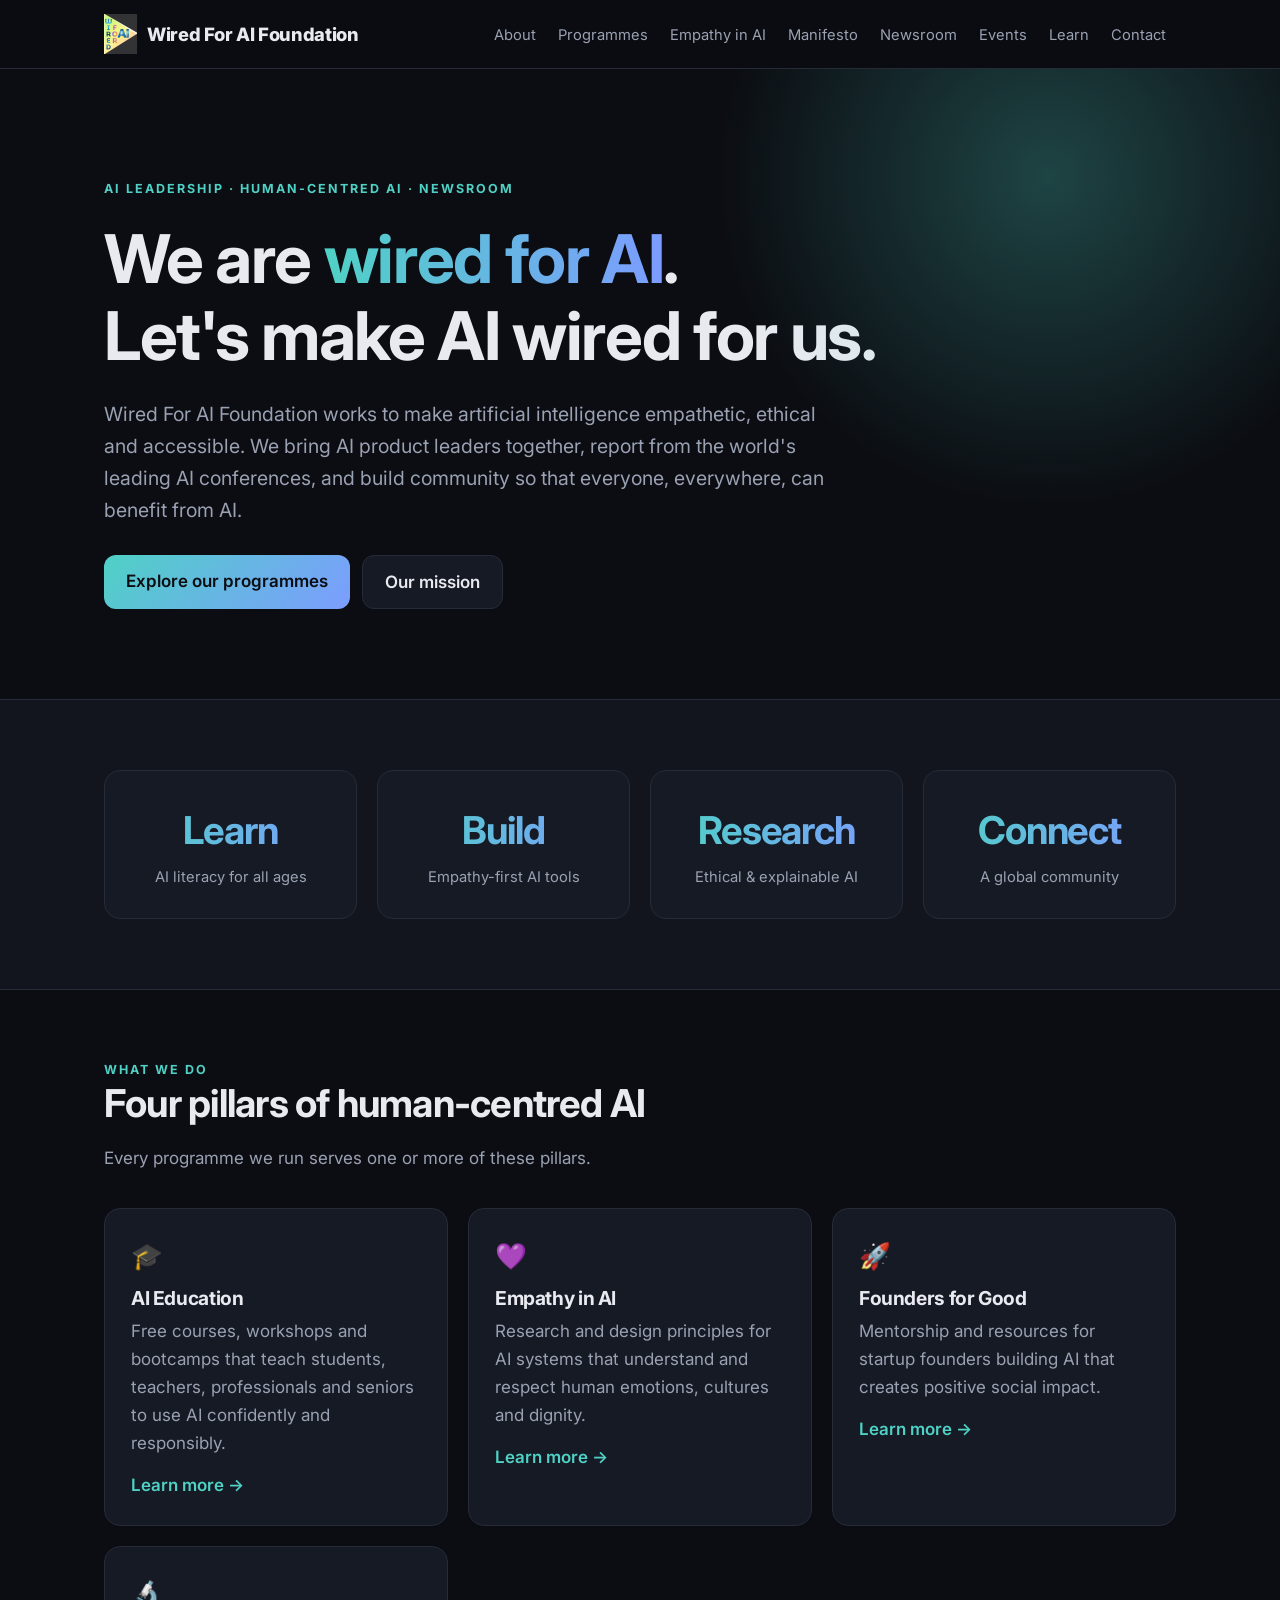
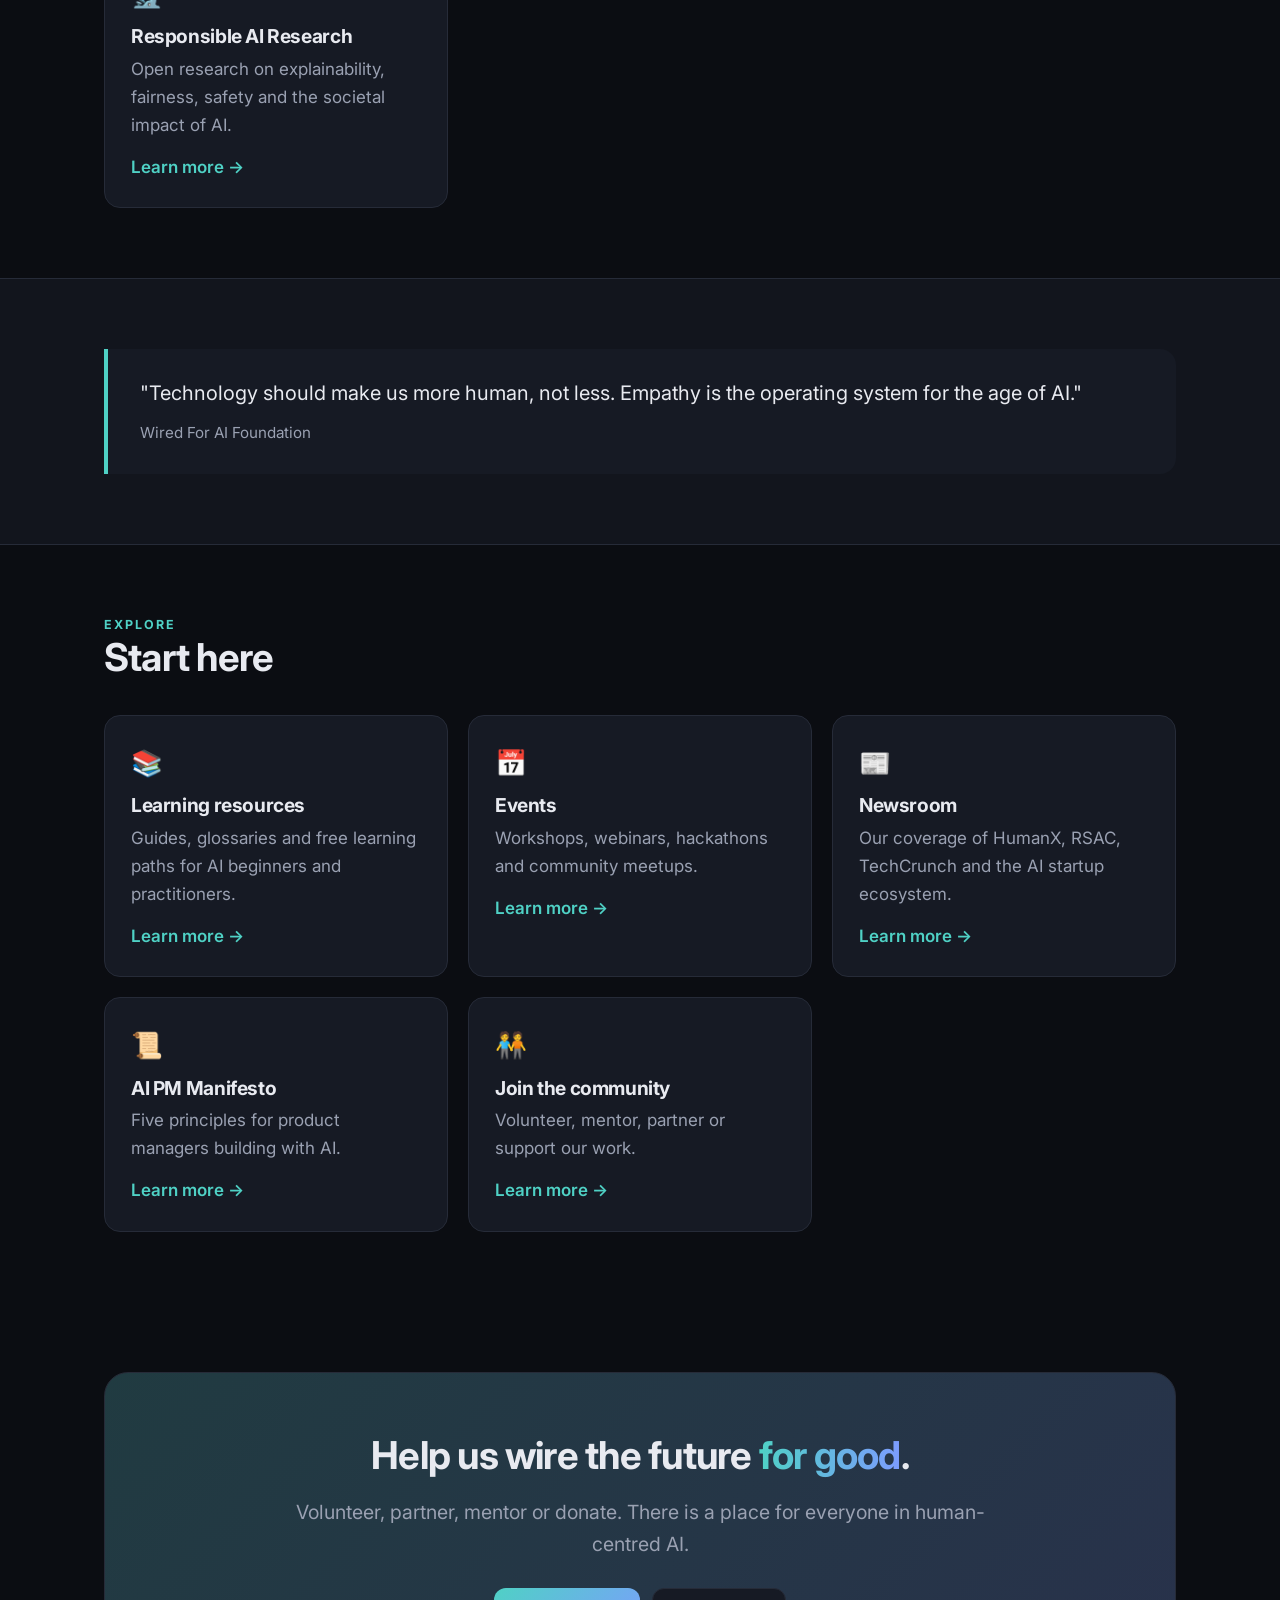
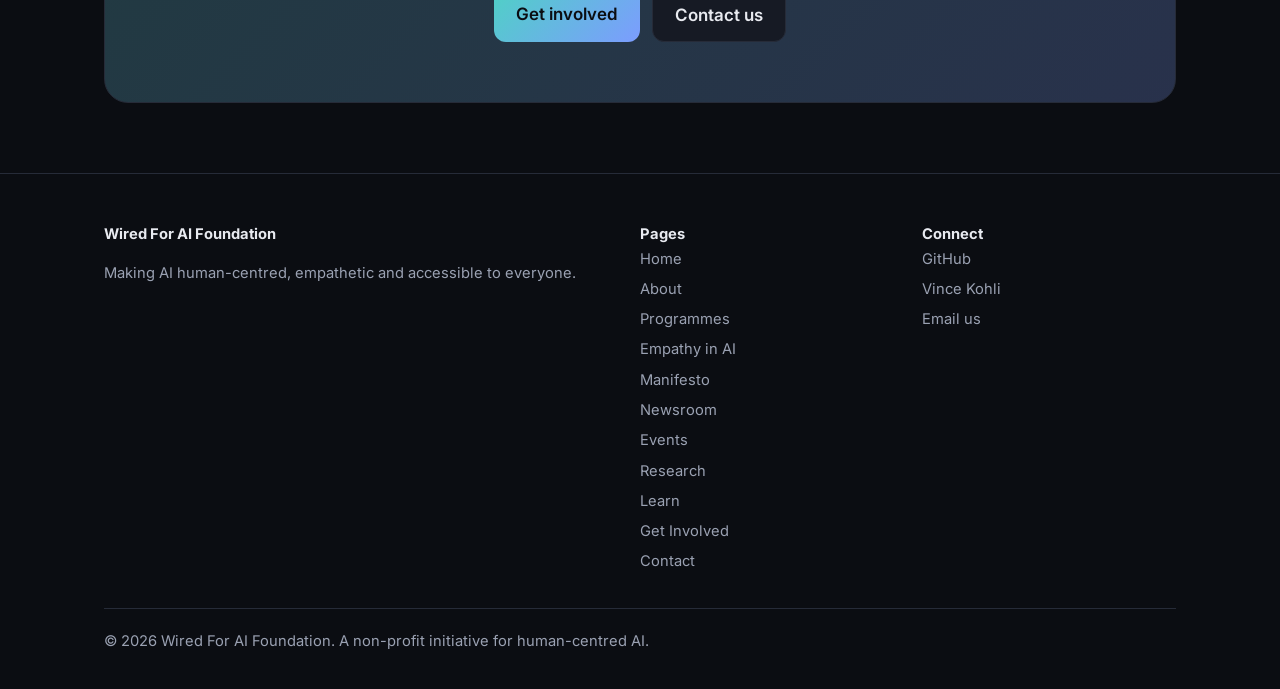
<file: index.html>
<!doctype html>
<html lang="en">
<head>
<meta charset="utf-8">
<meta name="viewport" content="width=device-width, initial-scale=1">
<title>Wired For AI Foundation</title>
<meta name="description" content="Wired For AI Foundation: making AI human-centred, empathetic and accessible to everyone.">
<meta property="og:title" content="Wired For AI Foundation">
<meta property="og:description" content="Wired For AI Foundation: making AI human-centred, empathetic and accessible to everyone.">
<meta property="og:type" content="website">
<link rel="icon" type="image/png" href="assets/img/favicon.png">
<link rel="preconnect" href="https://fonts.googleapis.com">
<link rel="stylesheet" href="https://fonts.googleapis.com/css2?family=Inter:wght@400;600;700;800&display=swap">
<link rel="stylesheet" href="assets/style.css">
<style>:root { --site-accent: #4fd1c5; --site-accent-2: #7c9cff; }</style>
</head>
<body>
<header class="site-header">
  <div class="wrap">
    <a class="brand" href="index.html"><img class="logo" src="assets/img/logo.png" alt="">Wired For AI Foundation</a>
    <button class="nav-toggle" aria-label="Menu" aria-expanded="false">&#9776;</button>
    <ul class="nav"><li><a href="about.html">About</a></li><li><a href="programs.html">Programmes</a></li><li><a href="empathy-ai.html">Empathy in AI</a></li><li><a href="manifesto.html">Manifesto</a></li><li><a href="newsroom.html">Newsroom</a></li><li><a href="events.html">Events</a></li><li><a href="resources.html">Learn</a></li><li><a href="contact.html">Contact</a></li></ul>
  </div>
</header>
<main>

<section class="hero"><div class="wrap">
<div class="eyebrow">AI Leadership · Human-centred AI · Newsroom</div>
<h1>We are <span class="grad">wired for AI</span>.<br>Let's make AI wired for us.</h1>
<p class="lead">Wired For AI Foundation works to make artificial intelligence empathetic, ethical and accessible. We bring AI product leaders together, report from the world's leading AI conferences, and build community so that everyone, everywhere, can benefit from AI.</p>
<div class="btns"><a class="btn primary" href="programs.html">Explore our programmes</a><a class="btn" href="about.html">Our mission</a></div>
</div></section>

<section class="alt"><div class="wrap">
<div class="grid c4">
  <div class="card stat reveal"><b class="grad">Learn</b><span>AI literacy for all ages</span></div>
  <div class="card stat reveal"><b class="grad">Build</b><span>Empathy-first AI tools</span></div>
  <div class="card stat reveal"><b class="grad">Research</b><span>Ethical & explainable AI</span></div>
  <div class="card stat reveal"><b class="grad">Connect</b><span>A global community</span></div>
</div>
</div></section>

<section><div class="wrap">
<div class="section-head"><div class="eyebrow">What we do</div><h2>Four pillars of human-centred AI</h2>
<p>Every programme we run serves one or more of these pillars.</p></div>
<div class="grid c2"><div class="card reveal"><span class="icon">🎓</span><h3>AI Education</h3><p>Free courses, workshops and bootcamps that teach students, teachers, professionals and seniors to use AI confidently and responsibly.</p><a class="more" href="programs.html">Learn more →</a></div><div class="card reveal"><span class="icon">💜</span><h3>Empathy in AI</h3><p>Research and design principles for AI systems that understand and respect human emotions, cultures and dignity.</p><a class="more" href="empathy-ai.html">Learn more →</a></div><div class="card reveal"><span class="icon">🚀</span><h3>Founders for Good</h3><p>Mentorship and resources for startup founders building AI that creates positive social impact.</p><a class="more" href="programs.html#founders">Learn more →</a></div><div class="card reveal"><span class="icon">🔬</span><h3>Responsible AI Research</h3><p>Open research on explainability, fairness, safety and the societal impact of AI.</p><a class="more" href="research.html">Learn more →</a></div></div>
</div></section>

<section class="alt"><div class="wrap">
<blockquote class="reveal">"Technology should make us more human, not less. Empathy is the operating system for the age of AI."<cite>Wired For AI Foundation</cite></blockquote>
</div></section>

<section><div class="wrap">
<div class="section-head"><div class="eyebrow">Explore</div><h2>Start here</h2></div>
<div class="grid c3"><div class="card reveal"><span class="icon">📚</span><h3>Learning resources</h3><p>Guides, glossaries and free learning paths for AI beginners and practitioners.</p><a class="more" href="resources.html">Learn more →</a></div><div class="card reveal"><span class="icon">📅</span><h3>Events</h3><p>Workshops, webinars, hackathons and community meetups.</p><a class="more" href="events.html">Learn more →</a></div><div class="card reveal"><span class="icon">📰</span><h3>Newsroom</h3><p>Our coverage of HumanX, RSAC, TechCrunch and the AI startup ecosystem.</p><a class="more" href="newsroom.html">Learn more →</a></div><div class="card reveal"><span class="icon">📜</span><h3>AI PM Manifesto</h3><p>Five principles for product managers building with AI.</p><a class="more" href="manifesto.html">Learn more →</a></div><div class="card reveal"><span class="icon">🧑‍🤝‍🧑</span><h3>Join the community</h3><p>Volunteer, mentor, partner or support our work.</p><a class="more" href="get-involved.html">Learn more →</a></div></div>
</div></section>
<section><div class="wrap"><div class="cta reveal">
<h2>Help us wire the future <span class="grad">for good</span>.</h2>
<p class="lead" style="margin:0 auto">Volunteer, partner, mentor or donate. There is a place for everyone in human-centred AI.</p>
<div class="btns"><a class="btn primary" href="get-involved.html">Get involved</a><a class="btn" href="contact.html">Contact us</a></div>
</div></div></section>

</main>
<footer class="site-footer">
  <div class="wrap">
    <div><strong style="color:var(--text)">Wired For AI Foundation</strong><p>Making AI human-centred, empathetic and accessible to everyone.</p></div>
    <div><strong style="color:var(--text)">Pages</strong><ul><li><a href="index.html">Home</a></li><li><a href="about.html">About</a></li><li><a href="programs.html">Programmes</a></li><li><a href="empathy-ai.html">Empathy in AI</a></li><li><a href="manifesto.html">Manifesto</a></li><li><a href="newsroom.html">Newsroom</a></li><li><a href="events.html">Events</a></li><li><a href="research.html">Research</a></li><li><a href="resources.html">Learn</a></li><li><a href="get-involved.html">Get Involved</a></li><li><a href="contact.html">Contact</a></li></ul></div>
    <div><strong style="color:var(--text)">Connect</strong><ul><li><a href="https://github.com/WiredForAIFoundation" target="_blank" rel="noopener">GitHub</a></li><li><a href="https://wiredforaifoundation.github.io/VinceKohli/" target="_blank" rel="noopener">Vince Kohli</a></li><li><a href="mailto:wiredforai.dev@gmail.com" target="_blank" rel="noopener">Email us</a></li></ul></div>
    <div class="bottom">&copy; <span id="year"></span> Wired For AI Foundation. A non-profit initiative for human-centred AI.</div>
  </div>
</footer>
<script src="assets/main.js"></script>
</body>
</html>
</file>
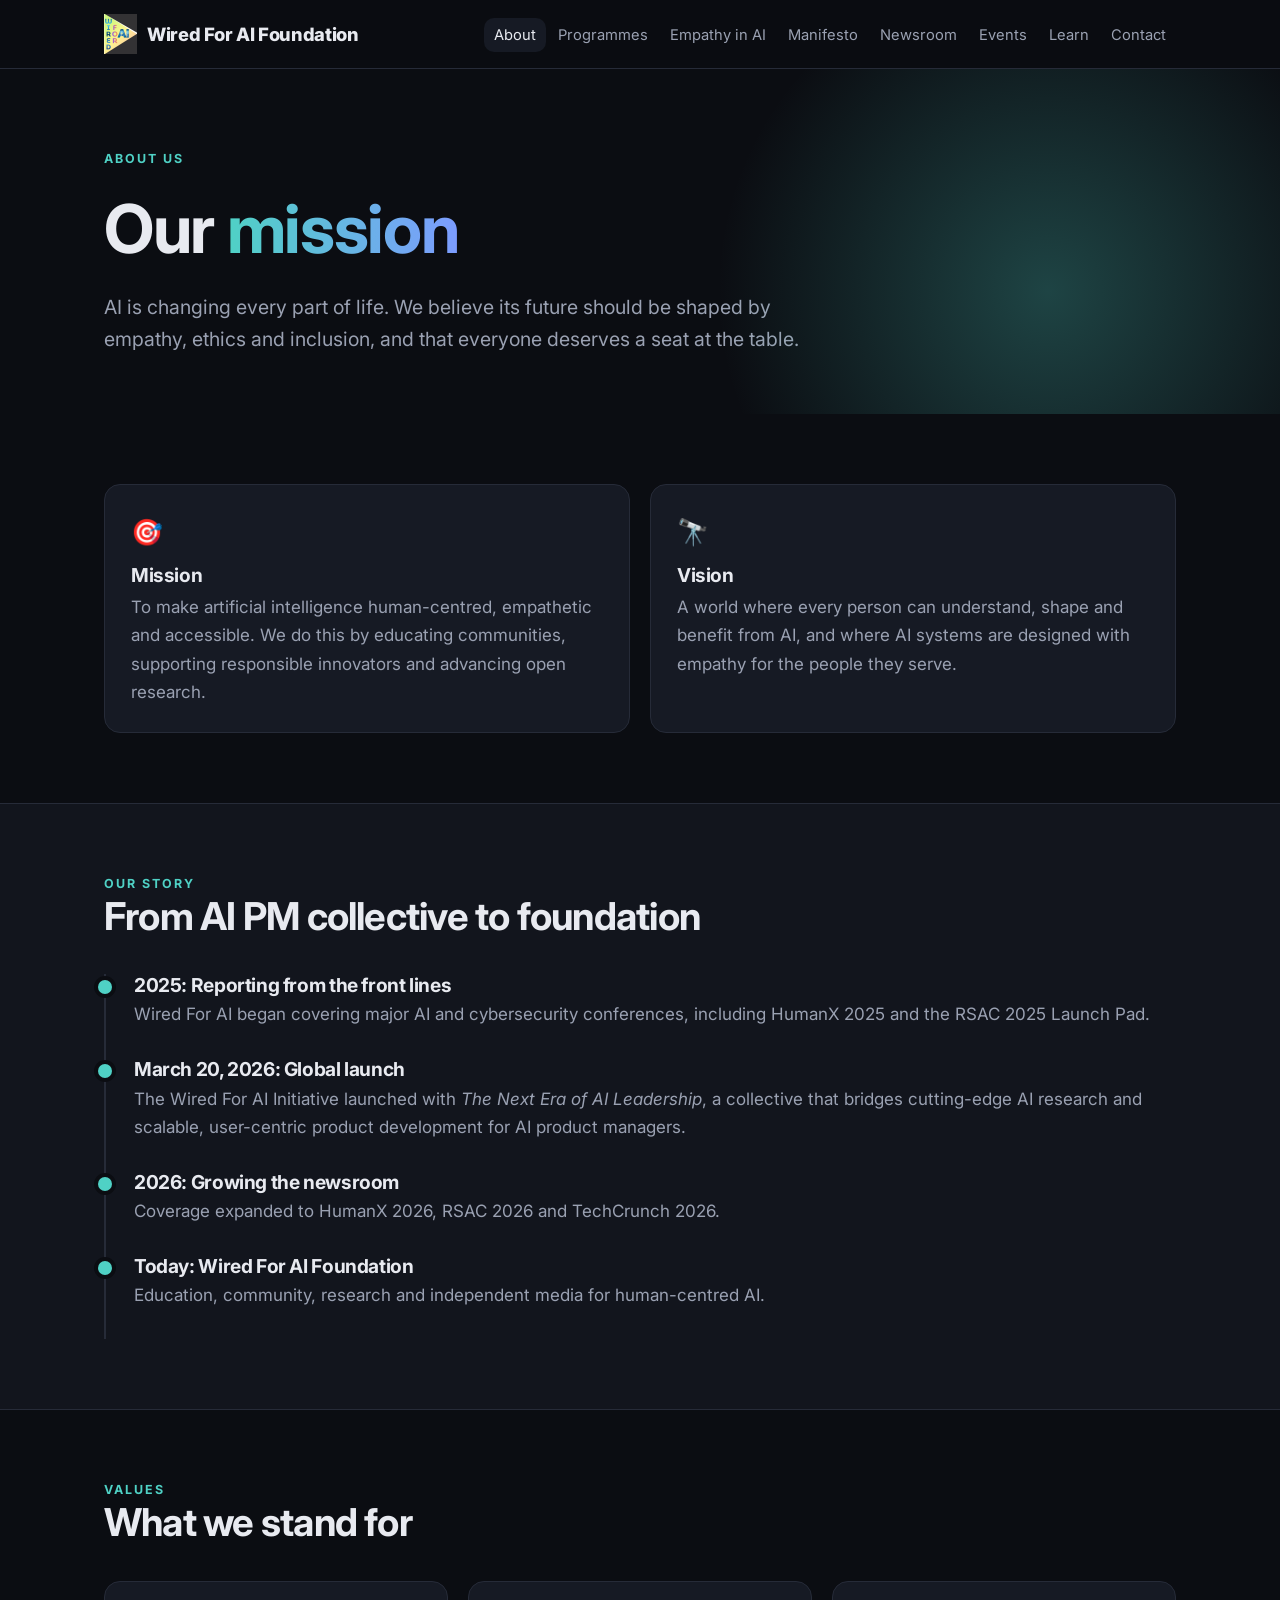
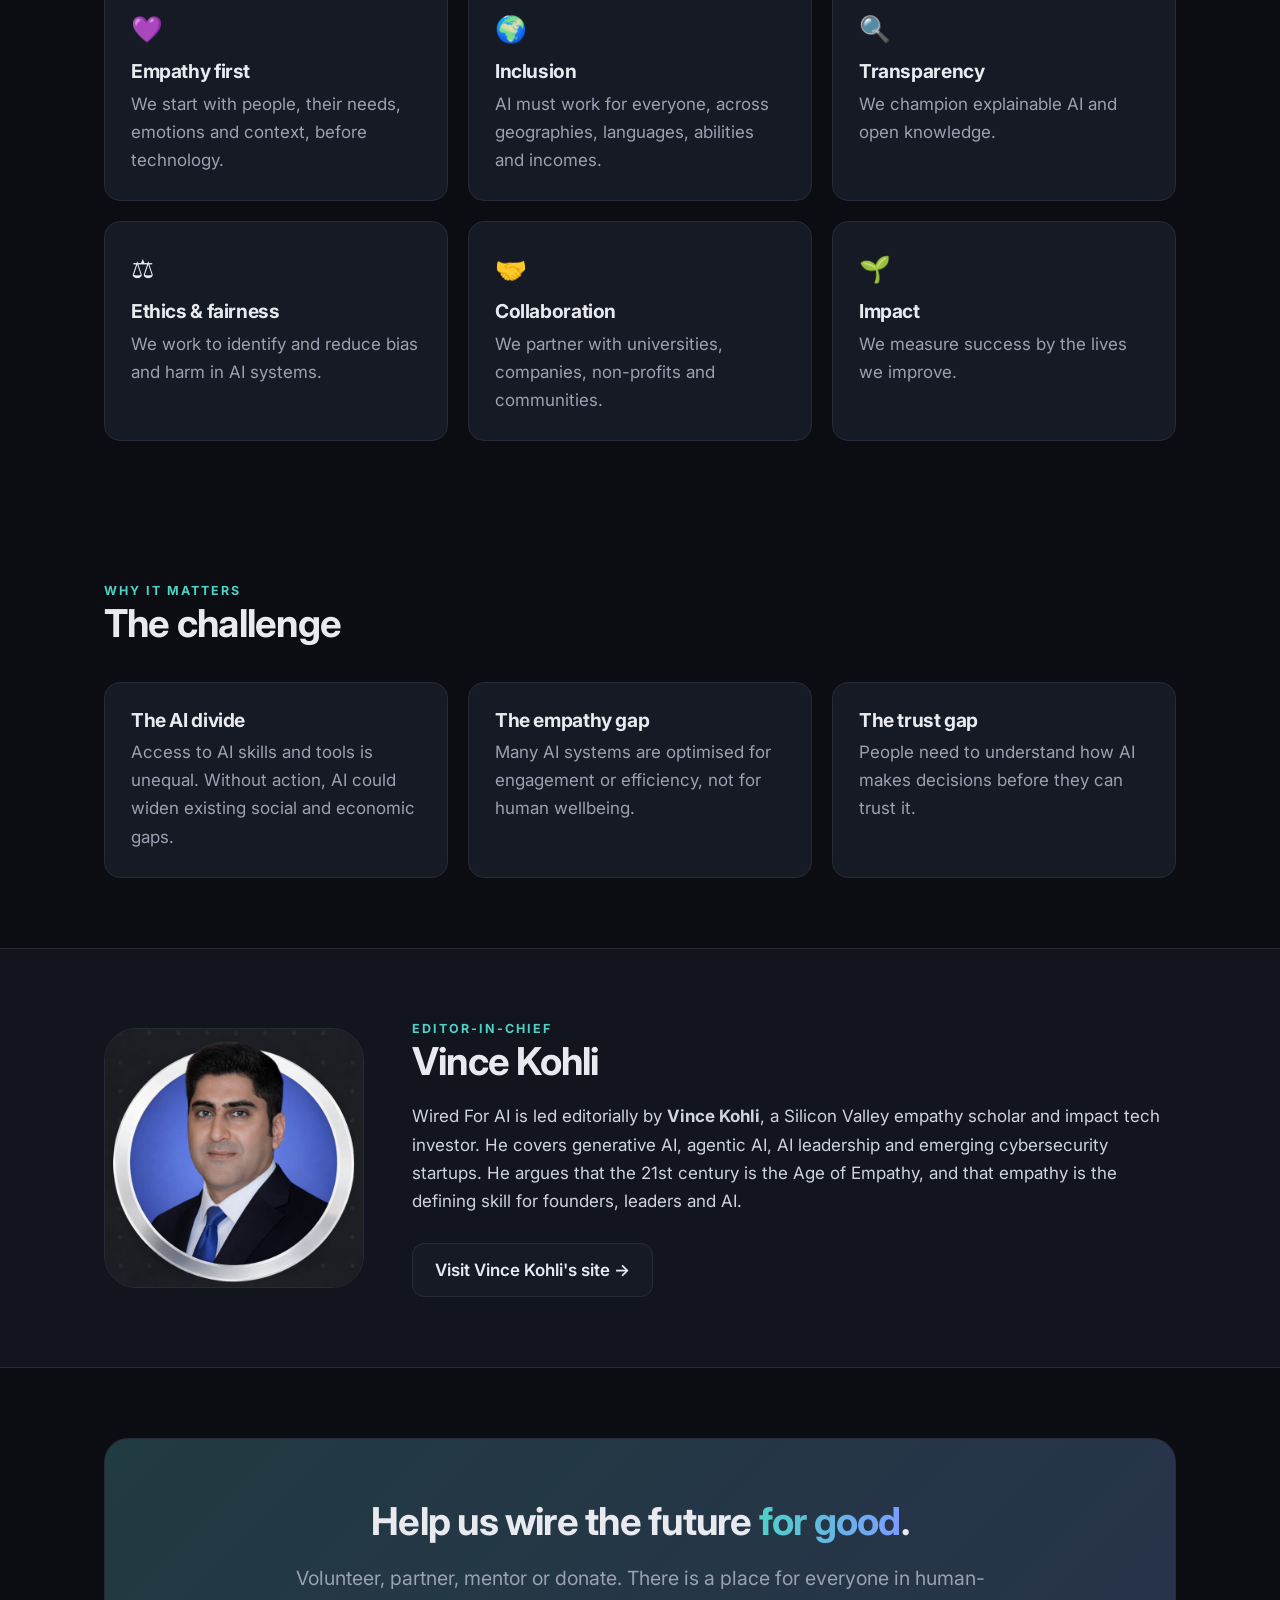
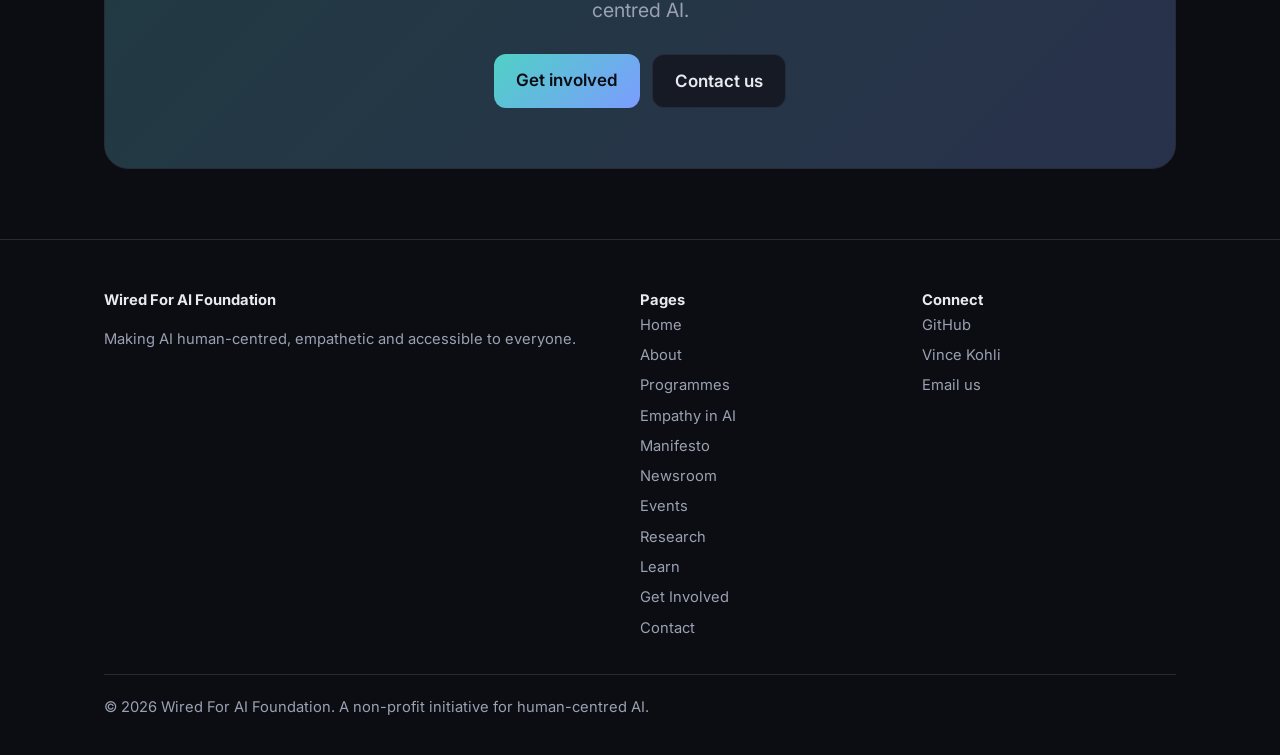
<file: about.html>
<!doctype html>
<html lang="en">
<head>
<meta charset="utf-8">
<meta name="viewport" content="width=device-width, initial-scale=1">
<title>About | Wired For AI Foundation</title>
<meta name="description" content="Making AI human-centred, empathetic and accessible to everyone.">
<meta property="og:title" content="About | Wired For AI Foundation">
<meta property="og:description" content="Making AI human-centred, empathetic and accessible to everyone.">
<meta property="og:type" content="website">
<link rel="icon" type="image/png" href="assets/img/favicon.png">
<link rel="preconnect" href="https://fonts.googleapis.com">
<link rel="stylesheet" href="https://fonts.googleapis.com/css2?family=Inter:wght@400;600;700;800&display=swap">
<link rel="stylesheet" href="assets/style.css">
<style>:root { --site-accent: #4fd1c5; --site-accent-2: #7c9cff; }</style>
</head>
<body>
<header class="site-header">
  <div class="wrap">
    <a class="brand" href="index.html"><img class="logo" src="assets/img/logo.png" alt="">Wired For AI Foundation</a>
    <button class="nav-toggle" aria-label="Menu" aria-expanded="false">&#9776;</button>
    <ul class="nav"><li><a href="about.html" class="active">About</a></li><li><a href="programs.html">Programmes</a></li><li><a href="empathy-ai.html">Empathy in AI</a></li><li><a href="manifesto.html">Manifesto</a></li><li><a href="newsroom.html">Newsroom</a></li><li><a href="events.html">Events</a></li><li><a href="resources.html">Learn</a></li><li><a href="contact.html">Contact</a></li></ul>
  </div>
</header>
<main>
<section class="hero small"><div class="wrap">
<div class="eyebrow">About us</div>
<h1>Our <span class="grad">mission</span></h1>
<p class="lead">AI is changing every part of life. We believe its future should be shaped by empathy, ethics and inclusion, and that everyone deserves a seat at the table.</p>
</div></section>
<section><div class="wrap grid c2">
<div class="card reveal"><span class="icon">🎯</span><h3>Mission</h3><p>To make artificial intelligence human-centred, empathetic and accessible. We do this by educating communities, supporting responsible innovators and advancing open research.</p></div>
<div class="card reveal"><span class="icon">🔭</span><h3>Vision</h3><p>A world where every person can understand, shape and benefit from AI, and where AI systems are designed with empathy for the people they serve.</p></div>
</div></section>

<section class="alt"><div class="wrap">
<div class="section-head"><div class="eyebrow">Our story</div><h2>From AI PM collective to foundation</h2></div>
<ul class="timeline">
  <li class="reveal"><h3>2025: Reporting from the front lines</h3><p>Wired For AI began covering major AI and cybersecurity conferences, including HumanX 2025 and the RSAC 2025 Launch Pad.</p></li>
  <li class="reveal"><h3>March 20, 2026: Global launch</h3><p>The Wired For AI Initiative launched with <em>The Next Era of AI Leadership</em>, a collective that bridges cutting-edge AI research and scalable, user-centric product development for AI product managers.</p></li>
  <li class="reveal"><h3>2026: Growing the newsroom</h3><p>Coverage expanded to HumanX 2026, RSAC 2026 and TechCrunch 2026.</p></li>
  <li class="reveal"><h3>Today: Wired For AI Foundation</h3><p>Education, community, research and independent media for human-centred AI.</p></li>
</ul>
</div></section>

<section><div class="wrap">
<div class="section-head"><div class="eyebrow">Values</div><h2>What we stand for</h2></div>
<div class="grid c3"><div class="card reveal"><span class="icon">💜</span><h3>Empathy first</h3><p>We start with people, their needs, emotions and context, before technology.</p></div><div class="card reveal"><span class="icon">🌍</span><h3>Inclusion</h3><p>AI must work for everyone, across geographies, languages, abilities and incomes.</p></div><div class="card reveal"><span class="icon">🔍</span><h3>Transparency</h3><p>We champion explainable AI and open knowledge.</p></div><div class="card reveal"><span class="icon">⚖️</span><h3>Ethics & fairness</h3><p>We work to identify and reduce bias and harm in AI systems.</p></div><div class="card reveal"><span class="icon">🤝</span><h3>Collaboration</h3><p>We partner with universities, companies, non-profits and communities.</p></div><div class="card reveal"><span class="icon">🌱</span><h3>Impact</h3><p>We measure success by the lives we improve.</p></div></div>
</div></section>

<section><div class="wrap">
<div class="section-head"><div class="eyebrow">Why it matters</div><h2>The challenge</h2></div>
<div class="grid c3">
  <div class="card reveal"><h3>The AI divide</h3><p>Access to AI skills and tools is unequal. Without action, AI could widen existing social and economic gaps.</p></div>
  <div class="card reveal"><h3>The empathy gap</h3><p>Many AI systems are optimised for engagement or efficiency, not for human wellbeing.</p></div>
  <div class="card reveal"><h3>The trust gap</h3><p>People need to understand how AI makes decisions before they can trust it.</p></div>
</div>
</div></section>

<section class="alt"><div class="wrap split">
<img class="photo reveal" src="assets/img/vince-kohli.jpg" alt="Vince Kohli">
<div class="prose">
<div class="eyebrow">Editor-in-Chief</div>
<h2>Vince Kohli</h2>
<p>Wired For AI is led editorially by <strong>Vince Kohli</strong>, a Silicon Valley empathy scholar and impact tech investor. He covers generative AI, agentic AI, AI leadership and emerging cybersecurity startups. He argues that the 21st century is the Age of Empathy, and that empathy is the defining skill for founders, leaders and AI.</p>
<div class="btns"><a class="btn" href="https://wiredforaifoundation.github.io/VinceKohli/">Visit Vince Kohli's site →</a></div>
</div>
</div></section>
<section><div class="wrap"><div class="cta reveal">
<h2>Help us wire the future <span class="grad">for good</span>.</h2>
<p class="lead" style="margin:0 auto">Volunteer, partner, mentor or donate. There is a place for everyone in human-centred AI.</p>
<div class="btns"><a class="btn primary" href="get-involved.html">Get involved</a><a class="btn" href="contact.html">Contact us</a></div>
</div></div></section>

</main>
<footer class="site-footer">
  <div class="wrap">
    <div><strong style="color:var(--text)">Wired For AI Foundation</strong><p>Making AI human-centred, empathetic and accessible to everyone.</p></div>
    <div><strong style="color:var(--text)">Pages</strong><ul><li><a href="index.html">Home</a></li><li><a href="about.html">About</a></li><li><a href="programs.html">Programmes</a></li><li><a href="empathy-ai.html">Empathy in AI</a></li><li><a href="manifesto.html">Manifesto</a></li><li><a href="newsroom.html">Newsroom</a></li><li><a href="events.html">Events</a></li><li><a href="research.html">Research</a></li><li><a href="resources.html">Learn</a></li><li><a href="get-involved.html">Get Involved</a></li><li><a href="contact.html">Contact</a></li></ul></div>
    <div><strong style="color:var(--text)">Connect</strong><ul><li><a href="https://github.com/WiredForAIFoundation" target="_blank" rel="noopener">GitHub</a></li><li><a href="https://wiredforaifoundation.github.io/VinceKohli/" target="_blank" rel="noopener">Vince Kohli</a></li><li><a href="mailto:wiredforai.dev@gmail.com" target="_blank" rel="noopener">Email us</a></li></ul></div>
    <div class="bottom">&copy; <span id="year"></span> Wired For AI Foundation. A non-profit initiative for human-centred AI.</div>
  </div>
</footer>
<script src="assets/main.js"></script>
</body>
</html>
</file>
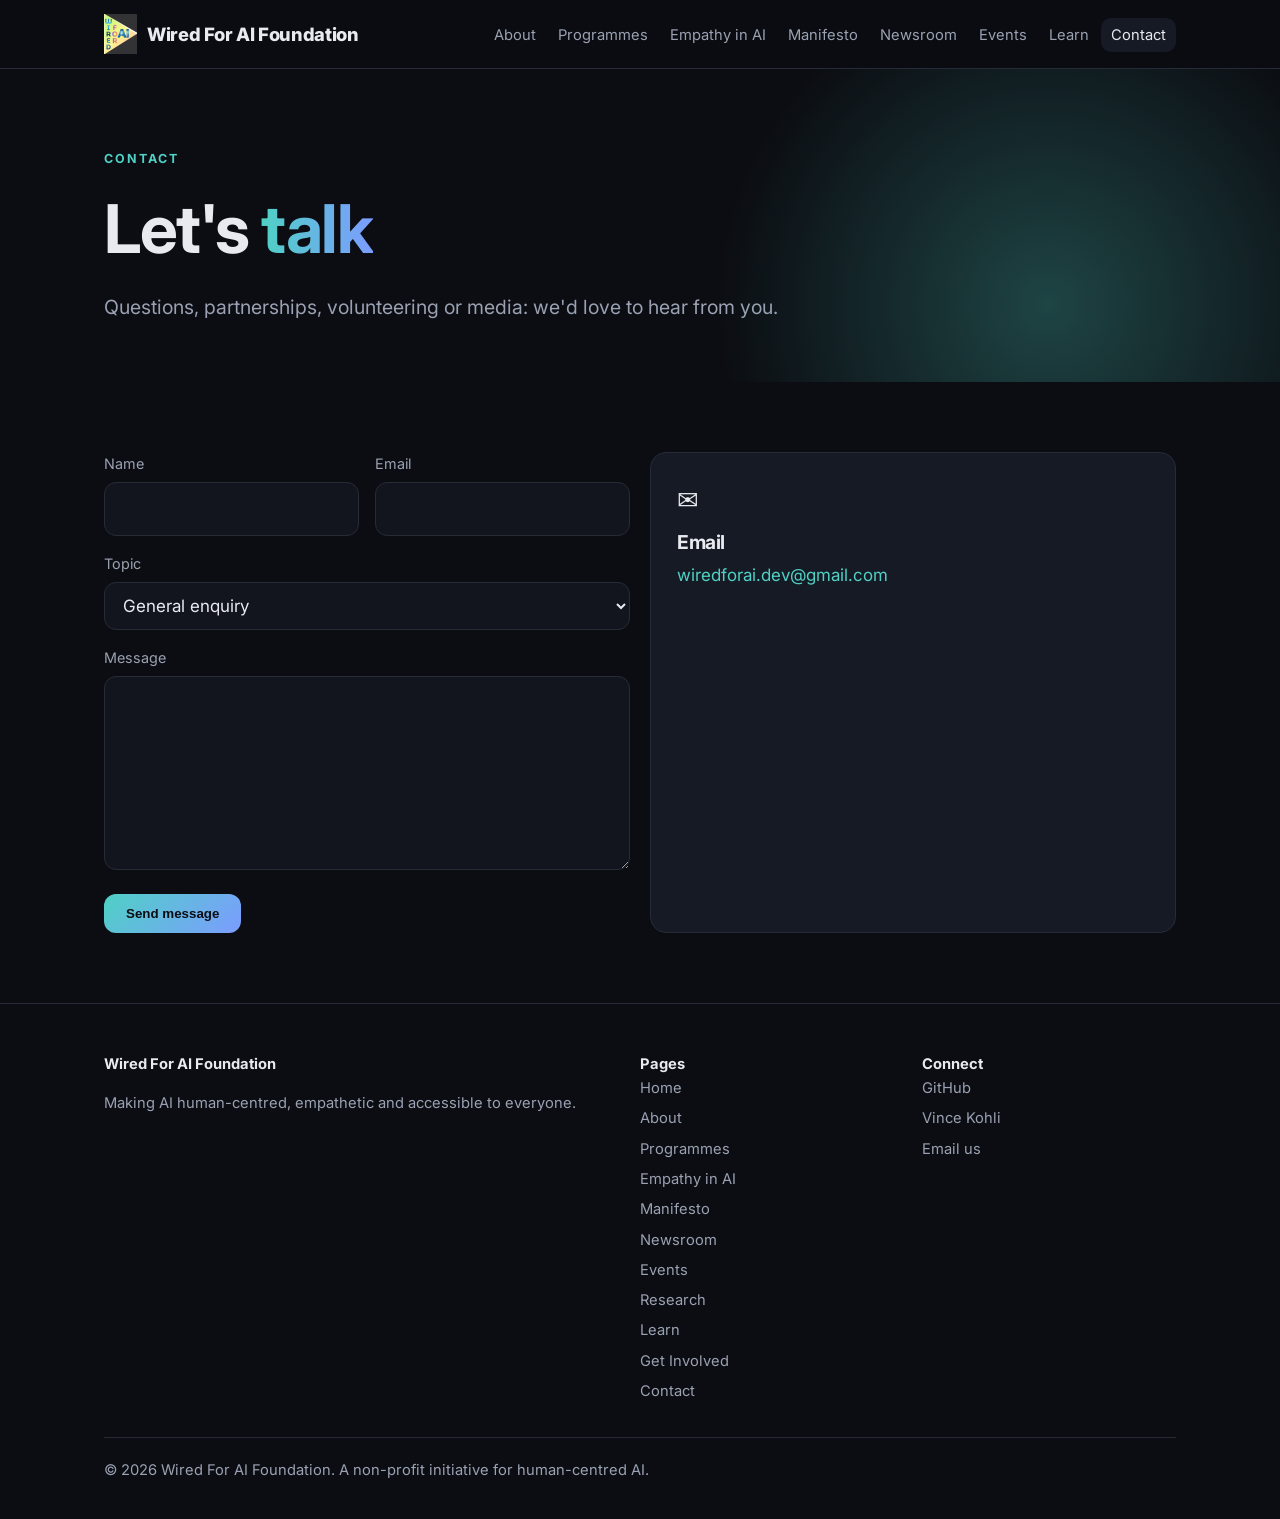
<file: contact.html>
<!doctype html>
<html lang="en">
<head>
<meta charset="utf-8">
<meta name="viewport" content="width=device-width, initial-scale=1">
<title>Contact | Wired For AI Foundation</title>
<meta name="description" content="Making AI human-centred, empathetic and accessible to everyone.">
<meta property="og:title" content="Contact | Wired For AI Foundation">
<meta property="og:description" content="Making AI human-centred, empathetic and accessible to everyone.">
<meta property="og:type" content="website">
<link rel="icon" type="image/png" href="assets/img/favicon.png">
<link rel="preconnect" href="https://fonts.googleapis.com">
<link rel="stylesheet" href="https://fonts.googleapis.com/css2?family=Inter:wght@400;600;700;800&display=swap">
<link rel="stylesheet" href="assets/style.css">
<style>:root { --site-accent: #4fd1c5; --site-accent-2: #7c9cff; }</style>
</head>
<body>
<header class="site-header">
  <div class="wrap">
    <a class="brand" href="index.html"><img class="logo" src="assets/img/logo.png" alt="">Wired For AI Foundation</a>
    <button class="nav-toggle" aria-label="Menu" aria-expanded="false">&#9776;</button>
    <ul class="nav"><li><a href="about.html">About</a></li><li><a href="programs.html">Programmes</a></li><li><a href="empathy-ai.html">Empathy in AI</a></li><li><a href="manifesto.html">Manifesto</a></li><li><a href="newsroom.html">Newsroom</a></li><li><a href="events.html">Events</a></li><li><a href="resources.html">Learn</a></li><li><a href="contact.html" class="active">Contact</a></li></ul>
  </div>
</header>
<main>
<section class="hero small"><div class="wrap">
<div class="eyebrow">Contact</div>
<h1>Let's <span class="grad">talk</span></h1>
<p class="lead">Questions, partnerships, volunteering or media: we'd love to hear from you.</p>
</div></section>
<section><div class="wrap grid c2">
<div>
<form data-mailto="wiredforai.dev@gmail.com">
  <div class="row">
    <div><label for="name">Name</label><input id="name" name="name" required></div>
    <div><label for="email">Email</label><input id="email" name="email" type="email" required></div>
  </div>
  <label for="subject">Topic</label>
  <select id="subject" name="subject">
    <option>General enquiry</option><option>Volunteering</option><option>Partnership</option>
    <option>Mentoring</option><option>Media</option><option>Donation</option>
  </select>
  <label for="message">Message</label>
  <textarea id="message" name="message" rows="6" required></textarea>
  <button class="btn primary" type="submit">Send message</button>
</form>
</div>
<div class="grid">
  <div class="card reveal"><span class="icon">✉️</span><h3>Email</h3><p><a href="mailto:wiredforai.dev@gmail.com">wiredforai.dev@gmail.com</a></p></div>
</div>
</div></section>


</main>
<footer class="site-footer">
  <div class="wrap">
    <div><strong style="color:var(--text)">Wired For AI Foundation</strong><p>Making AI human-centred, empathetic and accessible to everyone.</p></div>
    <div><strong style="color:var(--text)">Pages</strong><ul><li><a href="index.html">Home</a></li><li><a href="about.html">About</a></li><li><a href="programs.html">Programmes</a></li><li><a href="empathy-ai.html">Empathy in AI</a></li><li><a href="manifesto.html">Manifesto</a></li><li><a href="newsroom.html">Newsroom</a></li><li><a href="events.html">Events</a></li><li><a href="research.html">Research</a></li><li><a href="resources.html">Learn</a></li><li><a href="get-involved.html">Get Involved</a></li><li><a href="contact.html">Contact</a></li></ul></div>
    <div><strong style="color:var(--text)">Connect</strong><ul><li><a href="https://github.com/WiredForAIFoundation" target="_blank" rel="noopener">GitHub</a></li><li><a href="https://wiredforaifoundation.github.io/VinceKohli/" target="_blank" rel="noopener">Vince Kohli</a></li><li><a href="mailto:wiredforai.dev@gmail.com" target="_blank" rel="noopener">Email us</a></li></ul></div>
    <div class="bottom">&copy; <span id="year"></span> Wired For AI Foundation. A non-profit initiative for human-centred AI.</div>
  </div>
</footer>
<script src="assets/main.js"></script>
</body>
</html>
</file>
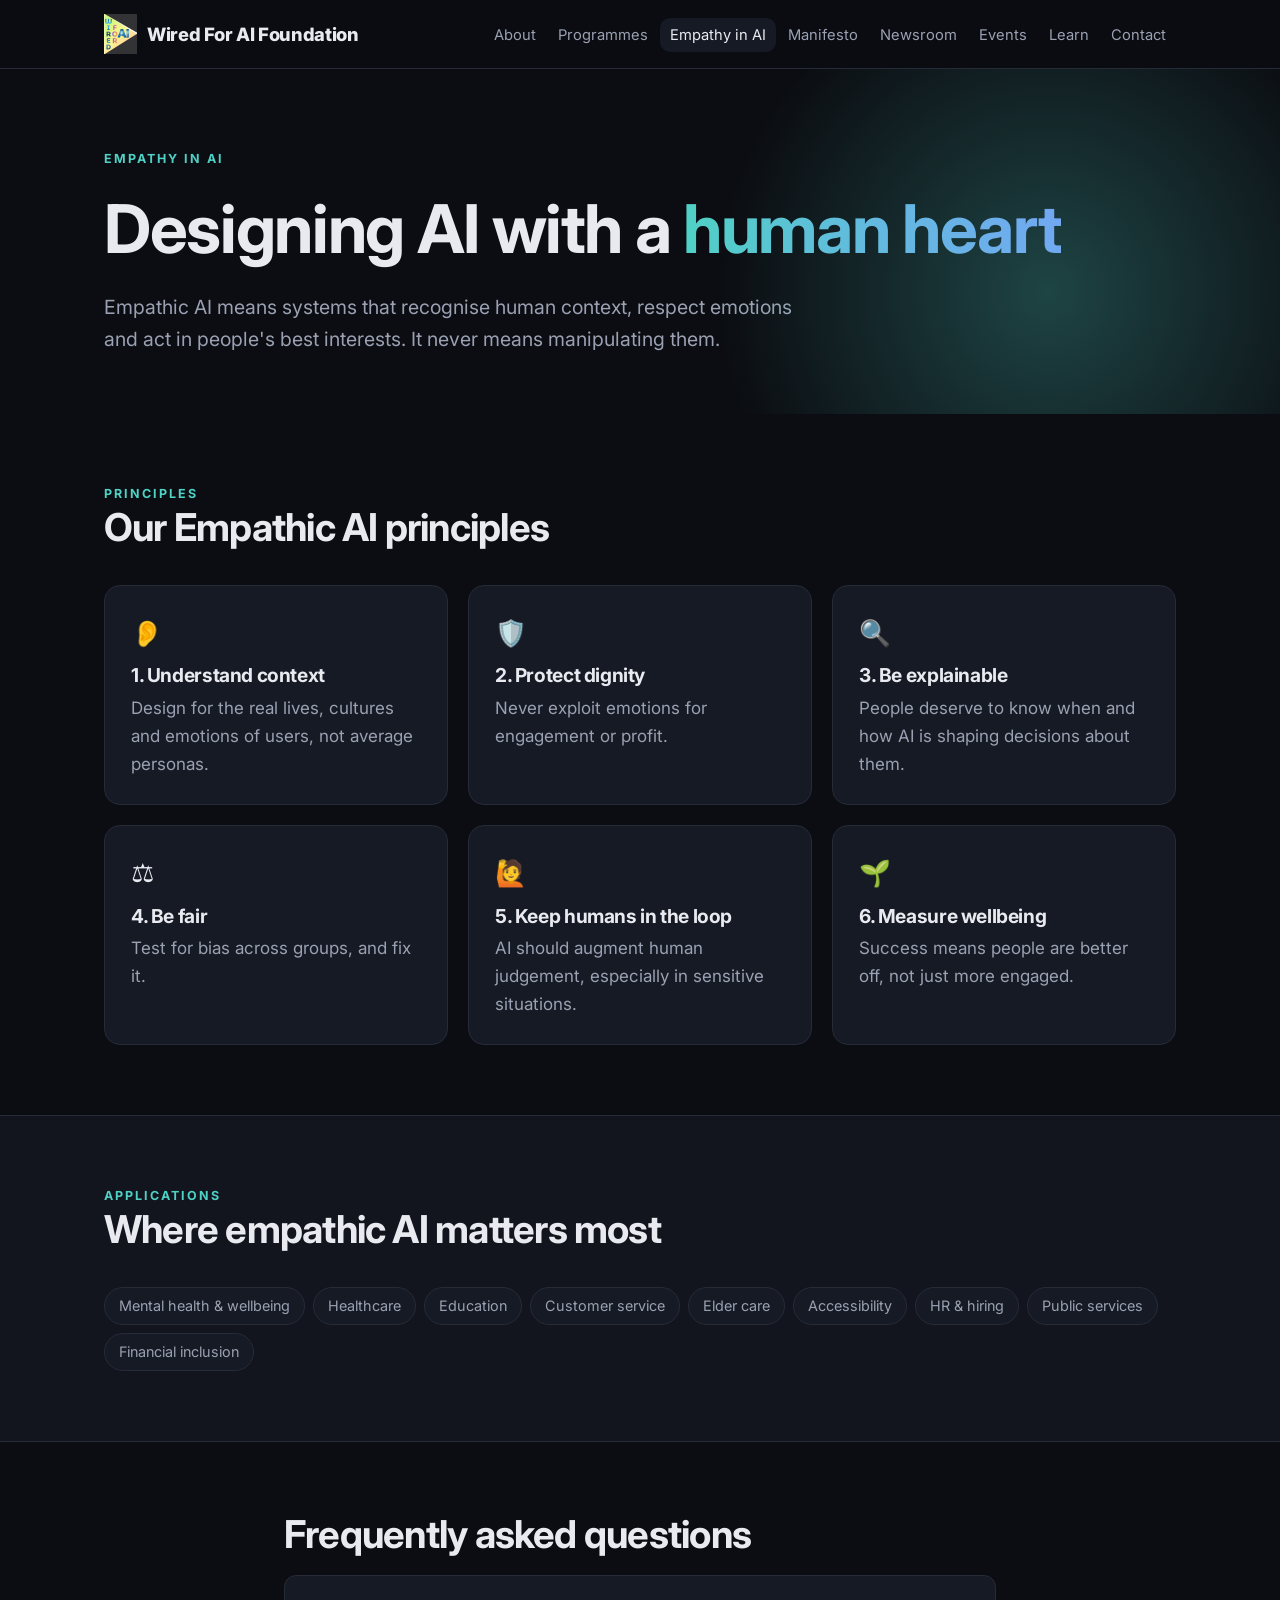
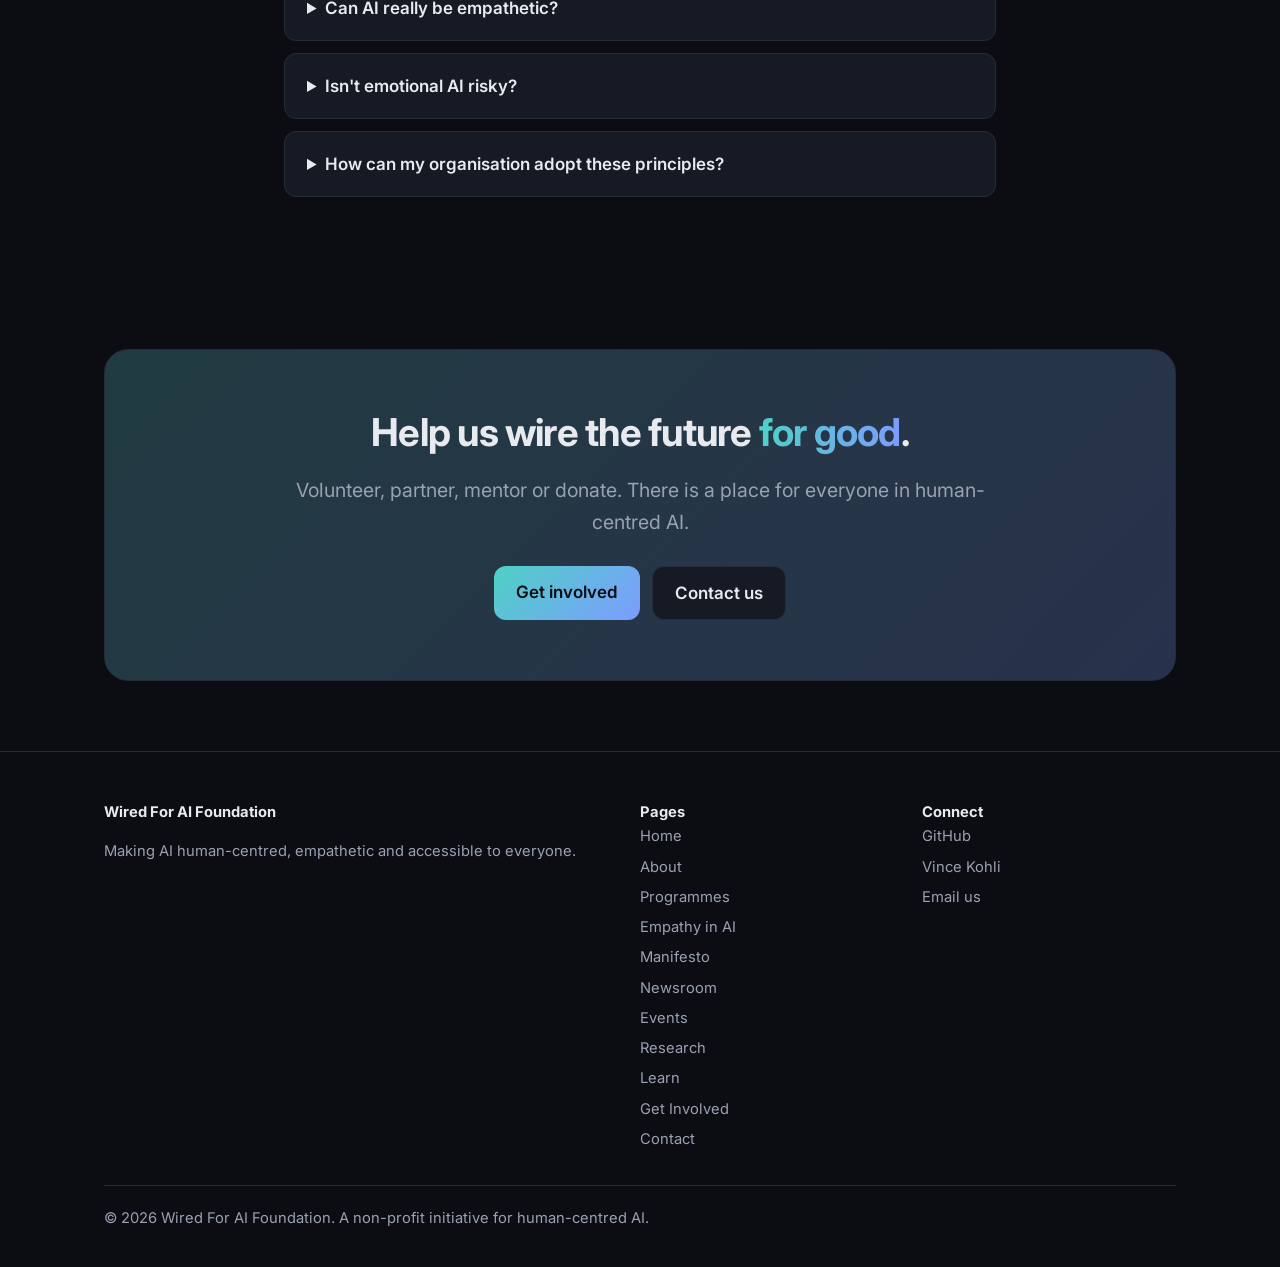
<file: empathy-ai.html>
<!doctype html>
<html lang="en">
<head>
<meta charset="utf-8">
<meta name="viewport" content="width=device-width, initial-scale=1">
<title>Empathy in AI | Wired For AI Foundation</title>
<meta name="description" content="Making AI human-centred, empathetic and accessible to everyone.">
<meta property="og:title" content="Empathy in AI | Wired For AI Foundation">
<meta property="og:description" content="Making AI human-centred, empathetic and accessible to everyone.">
<meta property="og:type" content="website">
<link rel="icon" type="image/png" href="assets/img/favicon.png">
<link rel="preconnect" href="https://fonts.googleapis.com">
<link rel="stylesheet" href="https://fonts.googleapis.com/css2?family=Inter:wght@400;600;700;800&display=swap">
<link rel="stylesheet" href="assets/style.css">
<style>:root { --site-accent: #4fd1c5; --site-accent-2: #7c9cff; }</style>
</head>
<body>
<header class="site-header">
  <div class="wrap">
    <a class="brand" href="index.html"><img class="logo" src="assets/img/logo.png" alt="">Wired For AI Foundation</a>
    <button class="nav-toggle" aria-label="Menu" aria-expanded="false">&#9776;</button>
    <ul class="nav"><li><a href="about.html">About</a></li><li><a href="programs.html">Programmes</a></li><li><a href="empathy-ai.html" class="active">Empathy in AI</a></li><li><a href="manifesto.html">Manifesto</a></li><li><a href="newsroom.html">Newsroom</a></li><li><a href="events.html">Events</a></li><li><a href="resources.html">Learn</a></li><li><a href="contact.html">Contact</a></li></ul>
  </div>
</header>
<main>
<section class="hero small"><div class="wrap">
<div class="eyebrow">Empathy in AI</div>
<h1>Designing AI with a <span class="grad">human heart</span></h1>
<p class="lead">Empathic AI means systems that recognise human context, respect emotions and act in people's best interests. It never means manipulating them.</p>
</div></section>
<section><div class="wrap">
<div class="section-head"><div class="eyebrow">Principles</div><h2>Our Empathic AI principles</h2></div>
<div class="grid c3"><div class="card reveal"><span class="icon">👂</span><h3>1. Understand context</h3><p>Design for the real lives, cultures and emotions of users, not average personas.</p></div><div class="card reveal"><span class="icon">🛡️</span><h3>2. Protect dignity</h3><p>Never exploit emotions for engagement or profit.</p></div><div class="card reveal"><span class="icon">🔍</span><h3>3. Be explainable</h3><p>People deserve to know when and how AI is shaping decisions about them.</p></div><div class="card reveal"><span class="icon">⚖️</span><h3>4. Be fair</h3><p>Test for bias across groups, and fix it.</p></div><div class="card reveal"><span class="icon">🙋</span><h3>5. Keep humans in the loop</h3><p>AI should augment human judgement, especially in sensitive situations.</p></div><div class="card reveal"><span class="icon">🌱</span><h3>6. Measure wellbeing</h3><p>Success means people are better off, not just more engaged.</p></div></div>
</div></section>

<section class="alt"><div class="wrap">
<div class="section-head"><div class="eyebrow">Applications</div><h2>Where empathic AI matters most</h2></div>
<ul class="tags"><li>Mental health & wellbeing</li><li>Healthcare</li><li>Education</li><li>Customer service</li><li>Elder care</li><li>Accessibility</li><li>HR & hiring</li><li>Public services</li><li>Financial inclusion</li></ul>
</div></section>

<section><div class="wrap prose">
<h2>Frequently asked questions</h2>
<details><summary>Can AI really be empathetic?</summary><p>AI does not feel emotions the way humans do. It can be designed to recognise human needs and respond respectfully and helpfully. We call this designed empathy, and it must always be honest about being AI.</p></details>
<details><summary>Isn't emotional AI risky?</summary><p>Yes, if it is misused. That is why our principles put dignity, transparency and human oversight first.</p></details>
<details><summary>How can my organisation adopt these principles?</summary><p>Contact us about workshops, design reviews and partnership opportunities.</p></details>
</div></section>
<section><div class="wrap"><div class="cta reveal">
<h2>Help us wire the future <span class="grad">for good</span>.</h2>
<p class="lead" style="margin:0 auto">Volunteer, partner, mentor or donate. There is a place for everyone in human-centred AI.</p>
<div class="btns"><a class="btn primary" href="get-involved.html">Get involved</a><a class="btn" href="contact.html">Contact us</a></div>
</div></div></section>

</main>
<footer class="site-footer">
  <div class="wrap">
    <div><strong style="color:var(--text)">Wired For AI Foundation</strong><p>Making AI human-centred, empathetic and accessible to everyone.</p></div>
    <div><strong style="color:var(--text)">Pages</strong><ul><li><a href="index.html">Home</a></li><li><a href="about.html">About</a></li><li><a href="programs.html">Programmes</a></li><li><a href="empathy-ai.html">Empathy in AI</a></li><li><a href="manifesto.html">Manifesto</a></li><li><a href="newsroom.html">Newsroom</a></li><li><a href="events.html">Events</a></li><li><a href="research.html">Research</a></li><li><a href="resources.html">Learn</a></li><li><a href="get-involved.html">Get Involved</a></li><li><a href="contact.html">Contact</a></li></ul></div>
    <div><strong style="color:var(--text)">Connect</strong><ul><li><a href="https://github.com/WiredForAIFoundation" target="_blank" rel="noopener">GitHub</a></li><li><a href="https://wiredforaifoundation.github.io/VinceKohli/" target="_blank" rel="noopener">Vince Kohli</a></li><li><a href="mailto:wiredforai.dev@gmail.com" target="_blank" rel="noopener">Email us</a></li></ul></div>
    <div class="bottom">&copy; <span id="year"></span> Wired For AI Foundation. A non-profit initiative for human-centred AI.</div>
  </div>
</footer>
<script src="assets/main.js"></script>
</body>
</html>
</file>
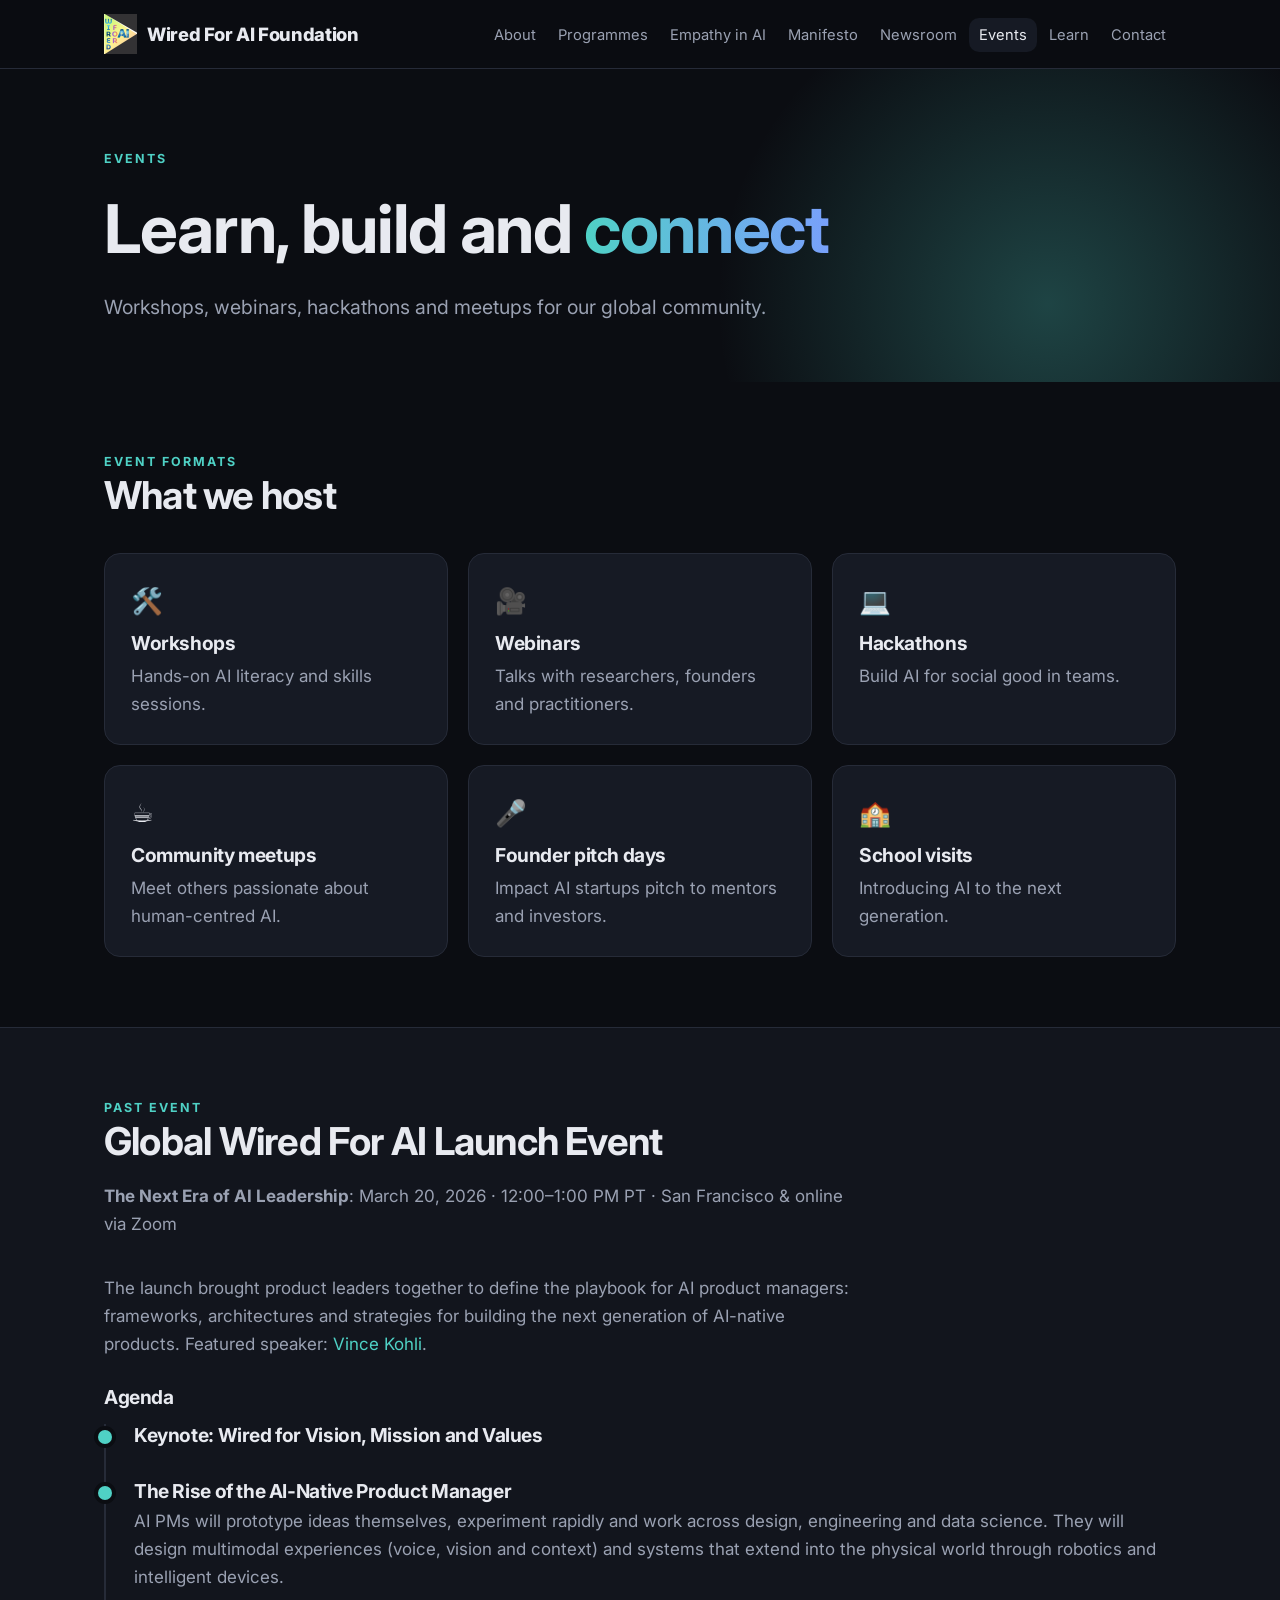
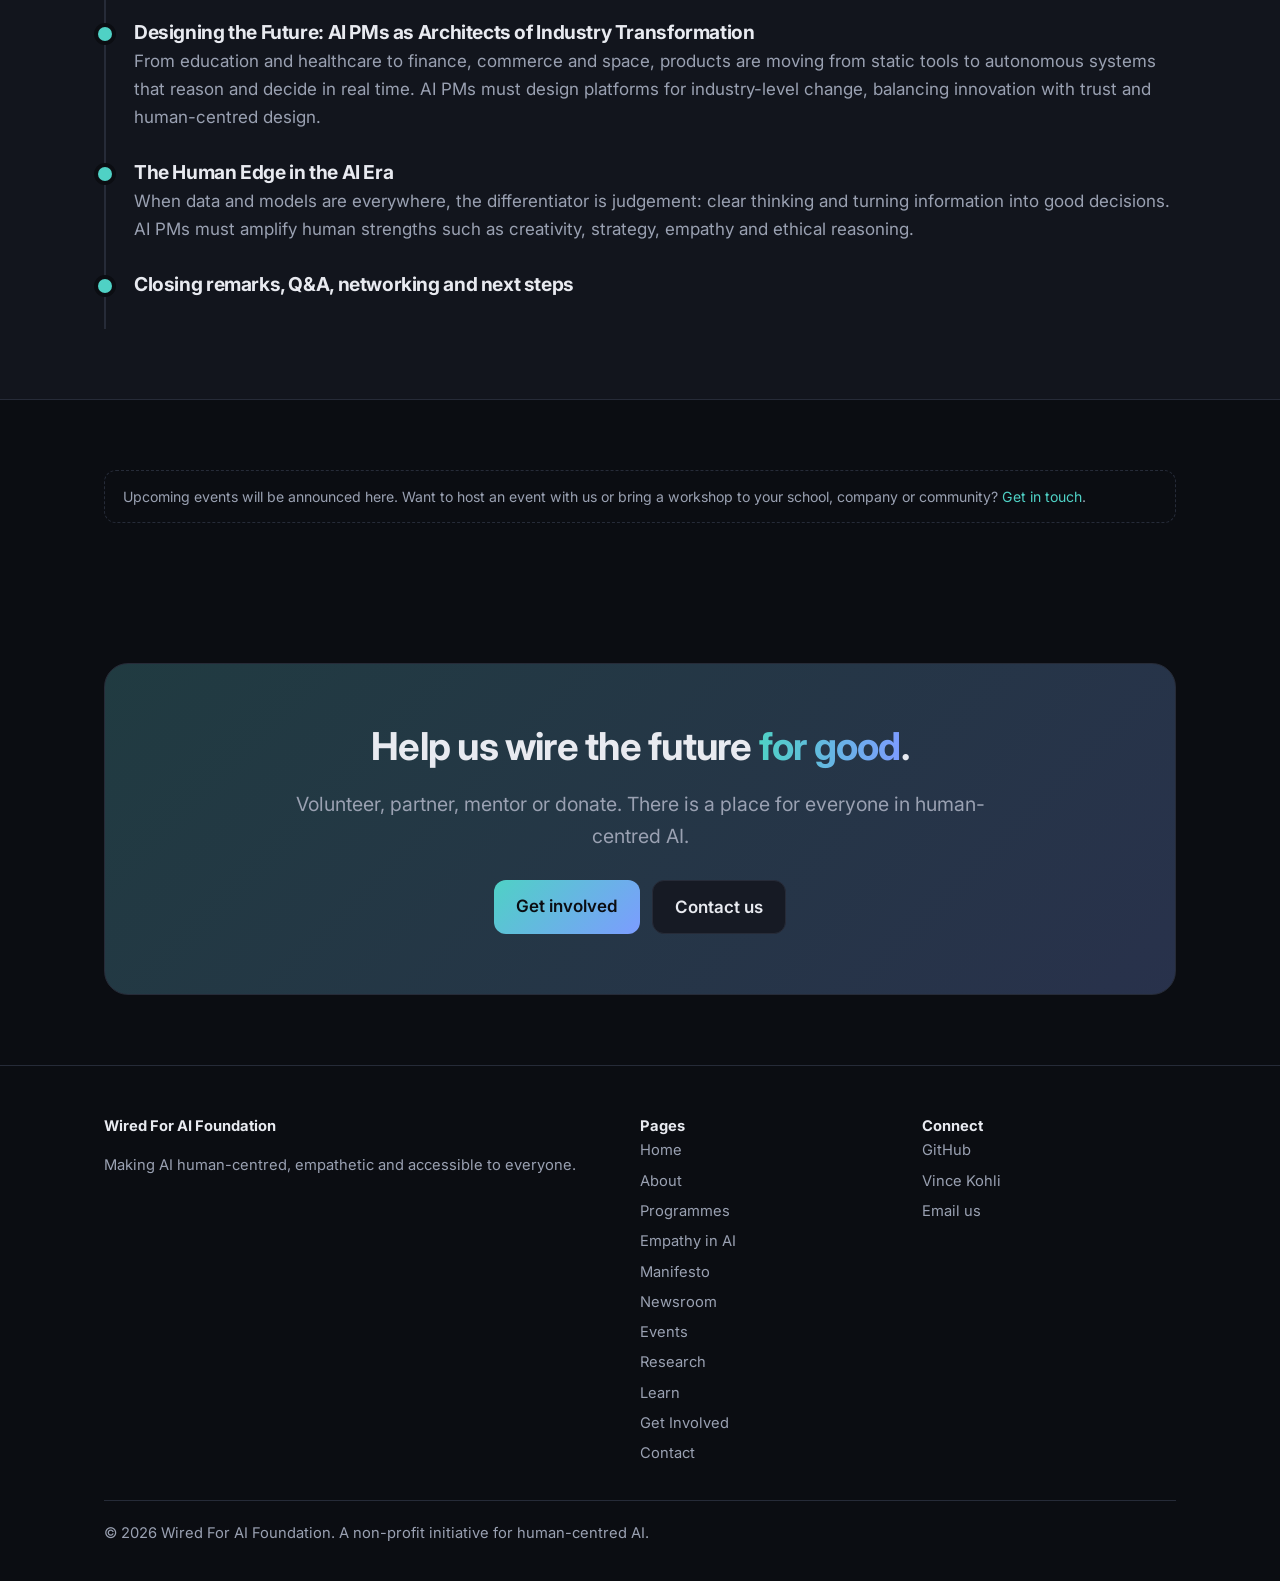
<file: events.html>
<!doctype html>
<html lang="en">
<head>
<meta charset="utf-8">
<meta name="viewport" content="width=device-width, initial-scale=1">
<title>Events | Wired For AI Foundation</title>
<meta name="description" content="Making AI human-centred, empathetic and accessible to everyone.">
<meta property="og:title" content="Events | Wired For AI Foundation">
<meta property="og:description" content="Making AI human-centred, empathetic and accessible to everyone.">
<meta property="og:type" content="website">
<link rel="icon" type="image/png" href="assets/img/favicon.png">
<link rel="preconnect" href="https://fonts.googleapis.com">
<link rel="stylesheet" href="https://fonts.googleapis.com/css2?family=Inter:wght@400;600;700;800&display=swap">
<link rel="stylesheet" href="assets/style.css">
<style>:root { --site-accent: #4fd1c5; --site-accent-2: #7c9cff; }</style>
</head>
<body>
<header class="site-header">
  <div class="wrap">
    <a class="brand" href="index.html"><img class="logo" src="assets/img/logo.png" alt="">Wired For AI Foundation</a>
    <button class="nav-toggle" aria-label="Menu" aria-expanded="false">&#9776;</button>
    <ul class="nav"><li><a href="about.html">About</a></li><li><a href="programs.html">Programmes</a></li><li><a href="empathy-ai.html">Empathy in AI</a></li><li><a href="manifesto.html">Manifesto</a></li><li><a href="newsroom.html">Newsroom</a></li><li><a href="events.html" class="active">Events</a></li><li><a href="resources.html">Learn</a></li><li><a href="contact.html">Contact</a></li></ul>
  </div>
</header>
<main>
<section class="hero small"><div class="wrap">
<div class="eyebrow">Events</div>
<h1>Learn, build and <span class="grad">connect</span></h1>
<p class="lead">Workshops, webinars, hackathons and meetups for our global community.</p>
</div></section>
<section><div class="wrap">
<div class="section-head"><div class="eyebrow">Event formats</div><h2>What we host</h2></div>
<div class="grid c3"><div class="card reveal"><span class="icon">🛠️</span><h3>Workshops</h3><p>Hands-on AI literacy and skills sessions.</p></div><div class="card reveal"><span class="icon">🎥</span><h3>Webinars</h3><p>Talks with researchers, founders and practitioners.</p></div><div class="card reveal"><span class="icon">💻</span><h3>Hackathons</h3><p>Build AI for social good in teams.</p></div><div class="card reveal"><span class="icon">☕</span><h3>Community meetups</h3><p>Meet others passionate about human-centred AI.</p></div><div class="card reveal"><span class="icon">🎤</span><h3>Founder pitch days</h3><p>Impact AI startups pitch to mentors and investors.</p></div><div class="card reveal"><span class="icon">🏫</span><h3>School visits</h3><p>Introducing AI to the next generation.</p></div></div>
</div></section>

<section class="alt"><div class="wrap">
<div class="section-head"><div class="eyebrow">Past event</div><h2>Global Wired For AI Launch Event</h2>
<p><strong>The Next Era of AI Leadership</strong>: March 20, 2026 · 12:00–1:00 PM PT · San Francisco & online via Zoom</p></div>
<p class="prose" style="color:var(--muted)">The launch brought product leaders together to define the playbook for AI product managers: frameworks, architectures and strategies for building the next generation of AI-native products. Featured speaker: <a href="https://wiredforaifoundation.github.io/VinceKohli/">Vince Kohli</a>.</p>
<h3 style="margin-top:28px">Agenda</h3>
<ul class="timeline" style="margin-top:16px">
  <li class="reveal"><h3>Keynote: Wired for Vision, Mission and Values</h3></li>
  <li class="reveal"><h3>The Rise of the AI-Native Product Manager</h3><p>AI PMs will prototype ideas themselves, experiment rapidly and work across design, engineering and data science. They will design multimodal experiences (voice, vision and context) and systems that extend into the physical world through robotics and intelligent devices.</p></li>
  <li class="reveal"><h3>Designing the Future: AI PMs as Architects of Industry Transformation</h3><p>From education and healthcare to finance, commerce and space, products are moving from static tools to autonomous systems that reason and decide in real time. AI PMs must design platforms for industry-level change, balancing innovation with trust and human-centred design.</p></li>
  <li class="reveal"><h3>The Human Edge in the AI Era</h3><p>When data and models are everywhere, the differentiator is judgement: clear thinking and turning information into good decisions. AI PMs must amplify human strengths such as creativity, strategy, empathy and ethical reasoning.</p></li>
  <li class="reveal"><h3>Closing remarks, Q&A, networking and next steps</h3></li>
</ul>
</div></section>

<section><div class="wrap">
<div class="note reveal">Upcoming events will be announced here. Want to host an event with us or bring a workshop to your school, company or community? <a href="contact.html">Get in touch</a>.</div>
</div></section>
<section><div class="wrap"><div class="cta reveal">
<h2>Help us wire the future <span class="grad">for good</span>.</h2>
<p class="lead" style="margin:0 auto">Volunteer, partner, mentor or donate. There is a place for everyone in human-centred AI.</p>
<div class="btns"><a class="btn primary" href="get-involved.html">Get involved</a><a class="btn" href="contact.html">Contact us</a></div>
</div></div></section>

</main>
<footer class="site-footer">
  <div class="wrap">
    <div><strong style="color:var(--text)">Wired For AI Foundation</strong><p>Making AI human-centred, empathetic and accessible to everyone.</p></div>
    <div><strong style="color:var(--text)">Pages</strong><ul><li><a href="index.html">Home</a></li><li><a href="about.html">About</a></li><li><a href="programs.html">Programmes</a></li><li><a href="empathy-ai.html">Empathy in AI</a></li><li><a href="manifesto.html">Manifesto</a></li><li><a href="newsroom.html">Newsroom</a></li><li><a href="events.html">Events</a></li><li><a href="research.html">Research</a></li><li><a href="resources.html">Learn</a></li><li><a href="get-involved.html">Get Involved</a></li><li><a href="contact.html">Contact</a></li></ul></div>
    <div><strong style="color:var(--text)">Connect</strong><ul><li><a href="https://github.com/WiredForAIFoundation" target="_blank" rel="noopener">GitHub</a></li><li><a href="https://wiredforaifoundation.github.io/VinceKohli/" target="_blank" rel="noopener">Vince Kohli</a></li><li><a href="mailto:wiredforai.dev@gmail.com" target="_blank" rel="noopener">Email us</a></li></ul></div>
    <div class="bottom">&copy; <span id="year"></span> Wired For AI Foundation. A non-profit initiative for human-centred AI.</div>
  </div>
</footer>
<script src="assets/main.js"></script>
</body>
</html>
</file>
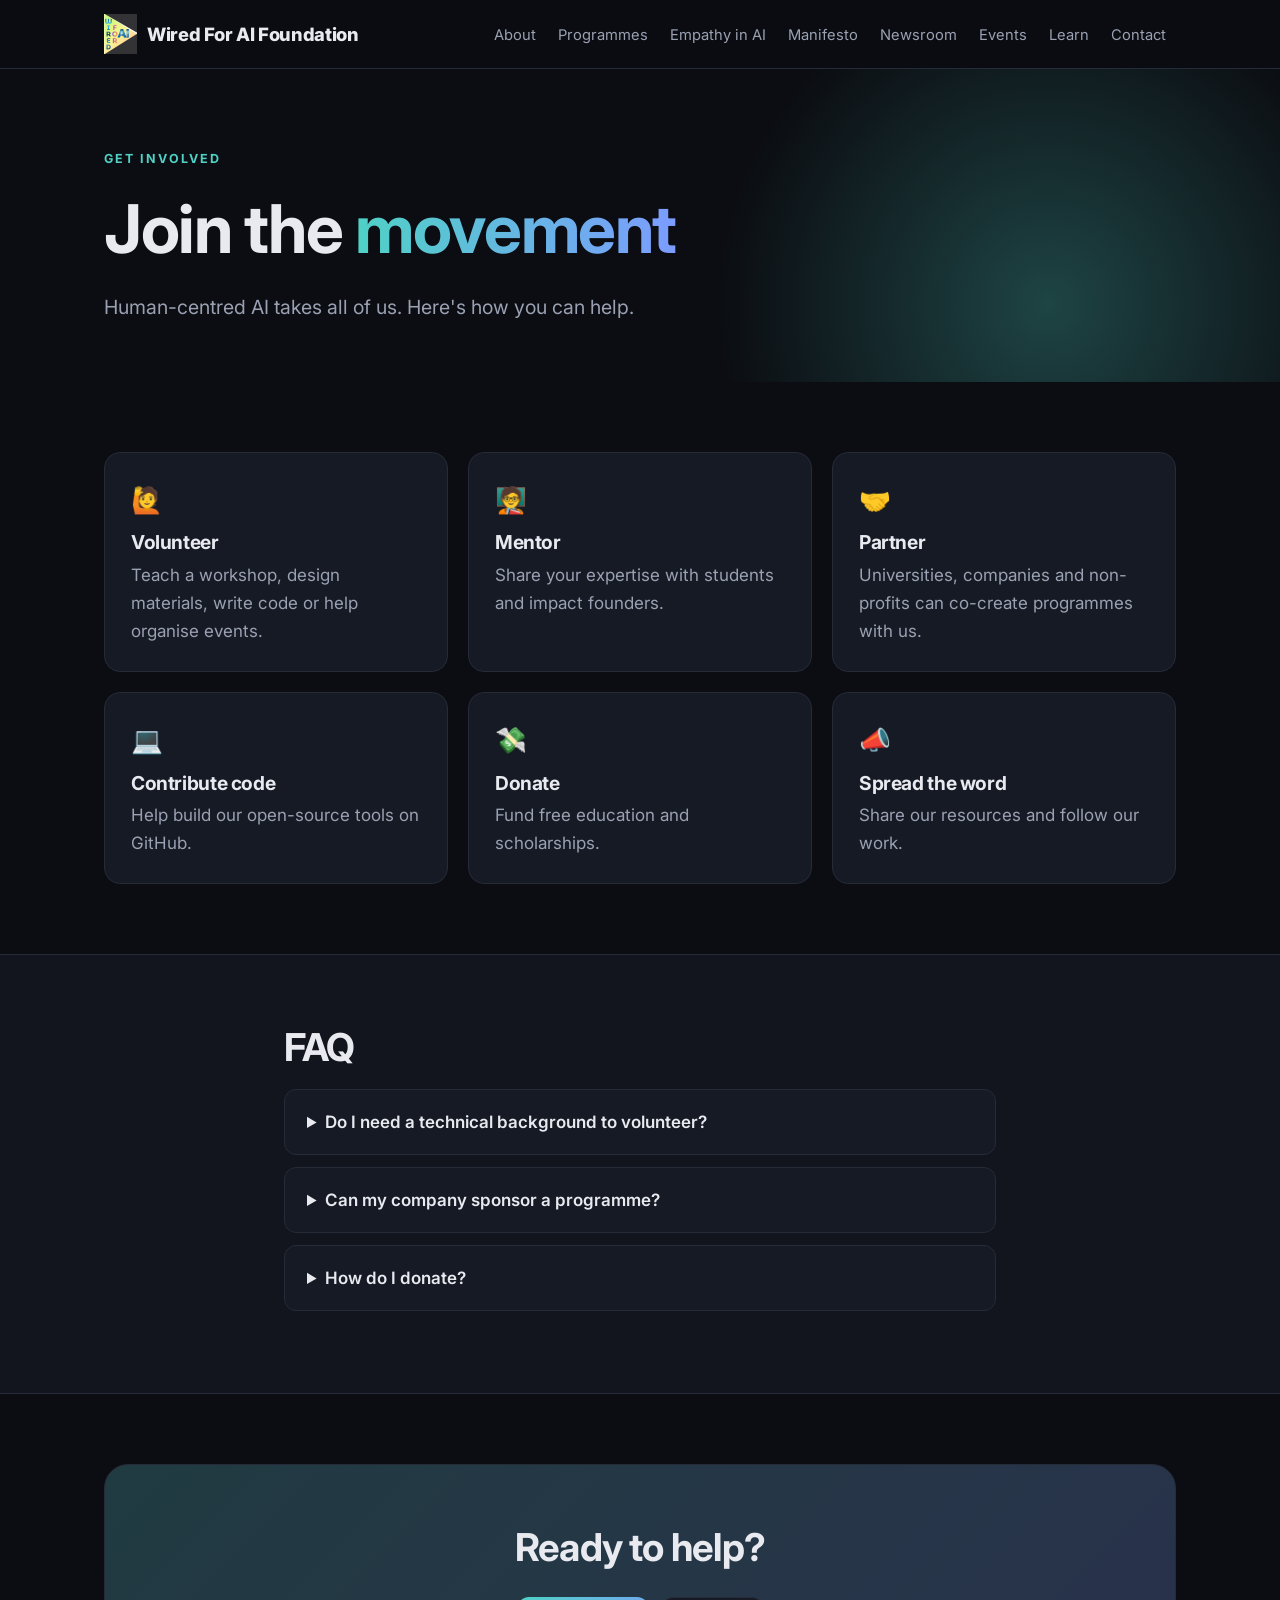
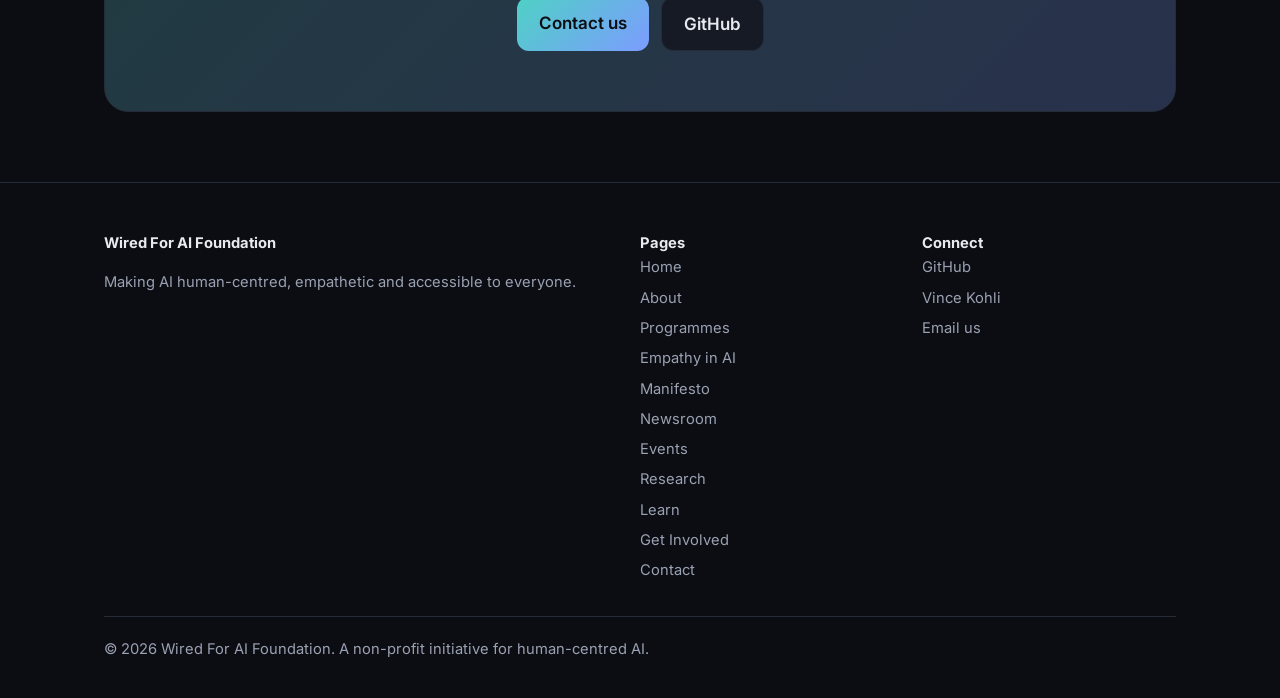
<file: get-involved.html>
<!doctype html>
<html lang="en">
<head>
<meta charset="utf-8">
<meta name="viewport" content="width=device-width, initial-scale=1">
<title>Get Involved | Wired For AI Foundation</title>
<meta name="description" content="Making AI human-centred, empathetic and accessible to everyone.">
<meta property="og:title" content="Get Involved | Wired For AI Foundation">
<meta property="og:description" content="Making AI human-centred, empathetic and accessible to everyone.">
<meta property="og:type" content="website">
<link rel="icon" type="image/png" href="assets/img/favicon.png">
<link rel="preconnect" href="https://fonts.googleapis.com">
<link rel="stylesheet" href="https://fonts.googleapis.com/css2?family=Inter:wght@400;600;700;800&display=swap">
<link rel="stylesheet" href="assets/style.css">
<style>:root { --site-accent: #4fd1c5; --site-accent-2: #7c9cff; }</style>
</head>
<body>
<header class="site-header">
  <div class="wrap">
    <a class="brand" href="index.html"><img class="logo" src="assets/img/logo.png" alt="">Wired For AI Foundation</a>
    <button class="nav-toggle" aria-label="Menu" aria-expanded="false">&#9776;</button>
    <ul class="nav"><li><a href="about.html">About</a></li><li><a href="programs.html">Programmes</a></li><li><a href="empathy-ai.html">Empathy in AI</a></li><li><a href="manifesto.html">Manifesto</a></li><li><a href="newsroom.html">Newsroom</a></li><li><a href="events.html">Events</a></li><li><a href="resources.html">Learn</a></li><li><a href="contact.html">Contact</a></li></ul>
  </div>
</header>
<main>
<section class="hero small"><div class="wrap">
<div class="eyebrow">Get involved</div>
<h1>Join the <span class="grad">movement</span></h1>
<p class="lead">Human-centred AI takes all of us. Here's how you can help.</p>
</div></section>
<section><div class="wrap">
<div class="grid c3"><div class="card reveal"><span class="icon">🙋</span><h3>Volunteer</h3><p>Teach a workshop, design materials, write code or help organise events.</p></div><div class="card reveal"><span class="icon">🧑‍🏫</span><h3>Mentor</h3><p>Share your expertise with students and impact founders.</p></div><div class="card reveal"><span class="icon">🤝</span><h3>Partner</h3><p>Universities, companies and non-profits can co-create programmes with us.</p></div><div class="card reveal"><span class="icon">💻</span><h3>Contribute code</h3><p>Help build our open-source tools on GitHub.</p></div><div class="card reveal"><span class="icon">💸</span><h3>Donate</h3><p>Fund free education and scholarships.</p></div><div class="card reveal"><span class="icon">📣</span><h3>Spread the word</h3><p>Share our resources and follow our work.</p></div></div>
</div></section>

<section class="alt"><div class="wrap prose">
<h2>FAQ</h2>
<details><summary>Do I need a technical background to volunteer?</summary><p>No. We need educators, designers, writers, organisers and community builders as well as engineers.</p></details>
<details><summary>Can my company sponsor a programme?</summary><p>Yes. Contact us to discuss sponsorship and employee volunteering.</p></details>
<details><summary>How do I donate?</summary><p>Donation options are coming soon. In the meantime, please contact us directly.</p></details>
</div></section>

<section><div class="wrap"><div class="cta reveal">
<h2>Ready to help?</h2>
<div class="btns"><a class="btn primary" href="contact.html">Contact us</a><a class="btn" href="https://github.com/WiredForAIFoundation" target="_blank" rel="noopener">GitHub</a></div>
</div></div></section>

</main>
<footer class="site-footer">
  <div class="wrap">
    <div><strong style="color:var(--text)">Wired For AI Foundation</strong><p>Making AI human-centred, empathetic and accessible to everyone.</p></div>
    <div><strong style="color:var(--text)">Pages</strong><ul><li><a href="index.html">Home</a></li><li><a href="about.html">About</a></li><li><a href="programs.html">Programmes</a></li><li><a href="empathy-ai.html">Empathy in AI</a></li><li><a href="manifesto.html">Manifesto</a></li><li><a href="newsroom.html">Newsroom</a></li><li><a href="events.html">Events</a></li><li><a href="research.html">Research</a></li><li><a href="resources.html">Learn</a></li><li><a href="get-involved.html">Get Involved</a></li><li><a href="contact.html">Contact</a></li></ul></div>
    <div><strong style="color:var(--text)">Connect</strong><ul><li><a href="https://github.com/WiredForAIFoundation" target="_blank" rel="noopener">GitHub</a></li><li><a href="https://wiredforaifoundation.github.io/VinceKohli/" target="_blank" rel="noopener">Vince Kohli</a></li><li><a href="mailto:wiredforai.dev@gmail.com" target="_blank" rel="noopener">Email us</a></li></ul></div>
    <div class="bottom">&copy; <span id="year"></span> Wired For AI Foundation. A non-profit initiative for human-centred AI.</div>
  </div>
</footer>
<script src="assets/main.js"></script>
</body>
</html>
</file>
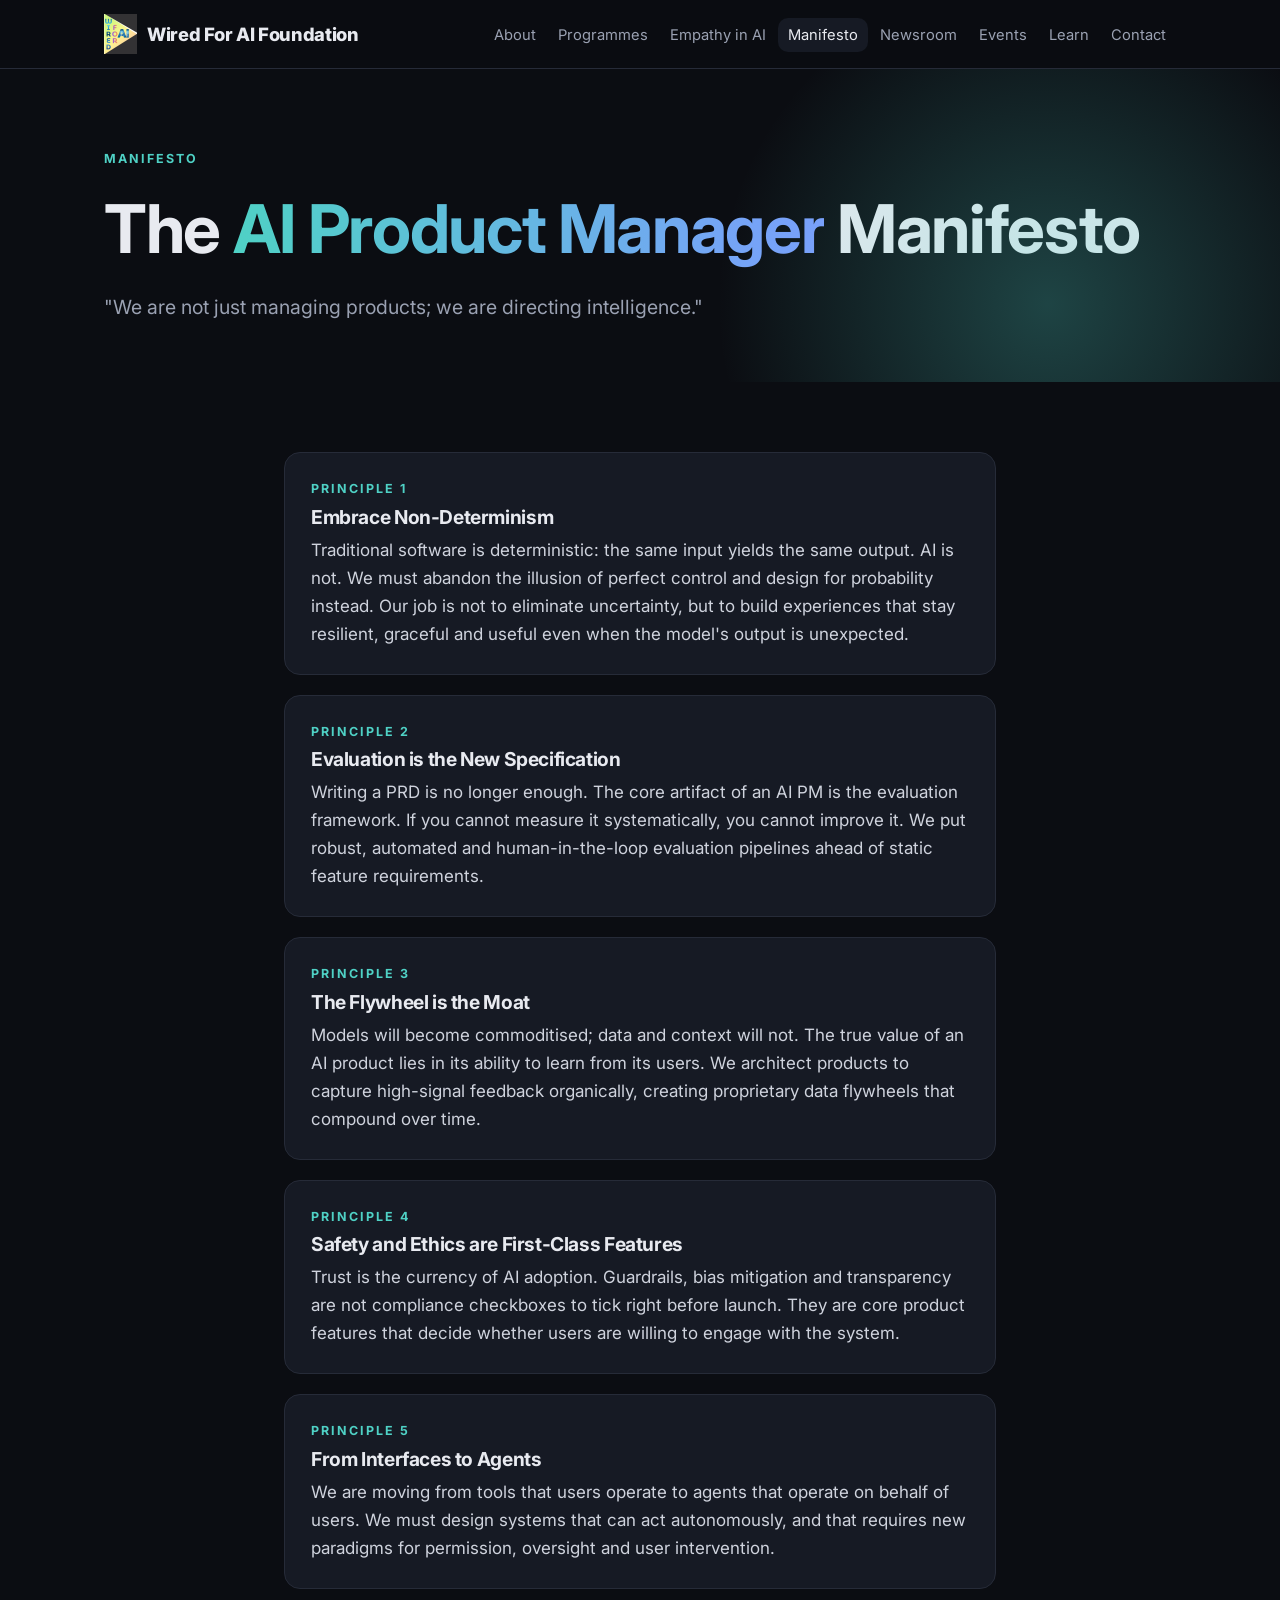
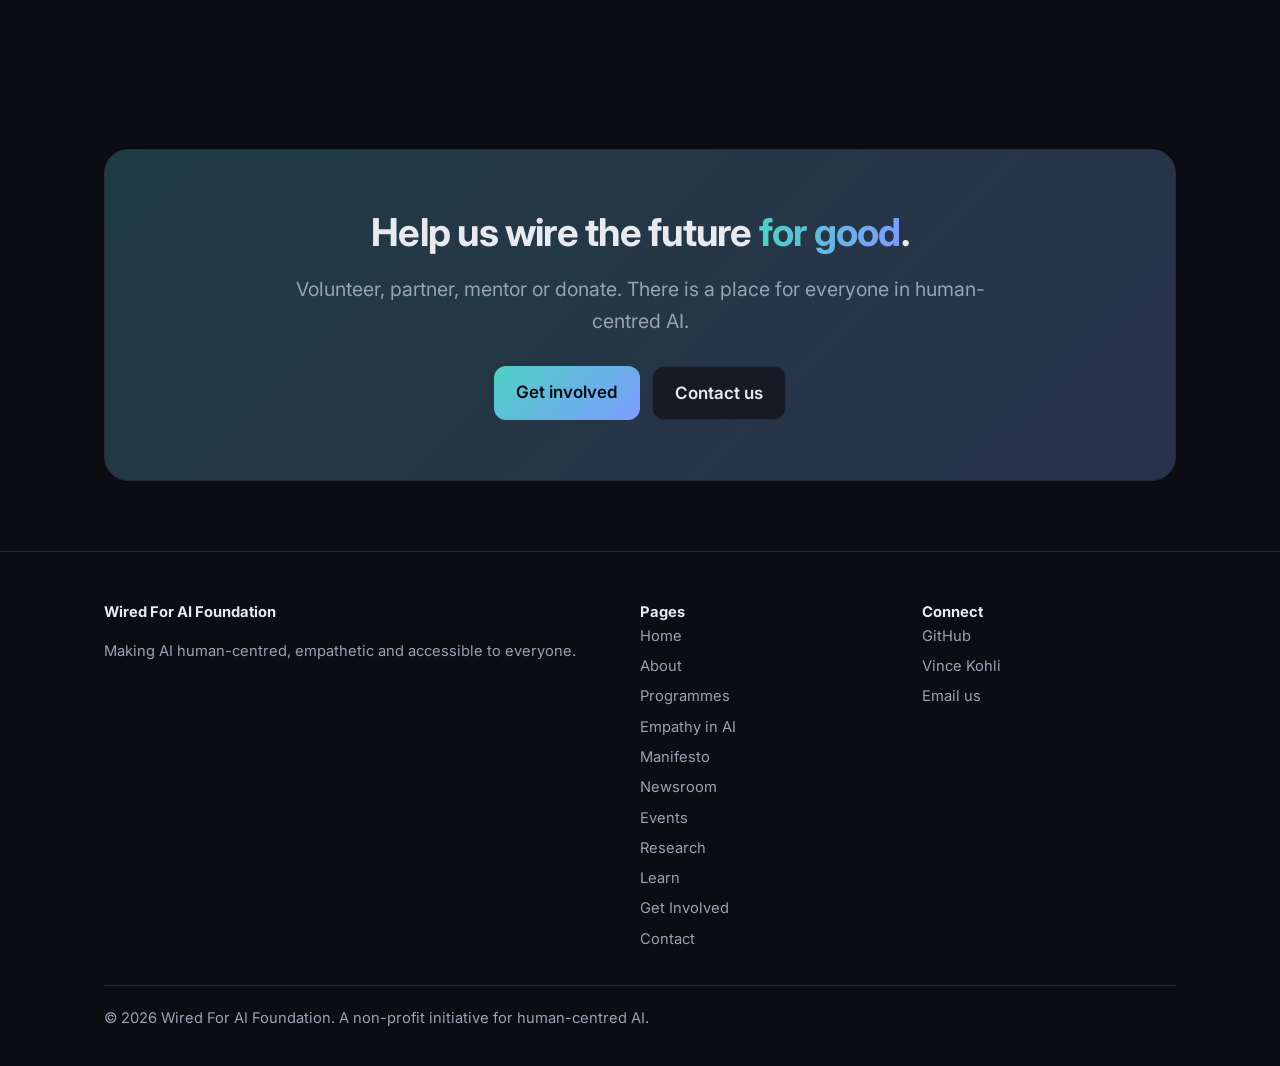
<file: manifesto.html>
<!doctype html>
<html lang="en">
<head>
<meta charset="utf-8">
<meta name="viewport" content="width=device-width, initial-scale=1">
<title>AI PM Manifesto | Wired For AI Foundation</title>
<meta name="description" content="The AI Product Manager Manifesto: five principles for building products with AI.">
<meta property="og:title" content="AI PM Manifesto | Wired For AI Foundation">
<meta property="og:description" content="The AI Product Manager Manifesto: five principles for building products with AI.">
<meta property="og:type" content="website">
<link rel="icon" type="image/png" href="assets/img/favicon.png">
<link rel="preconnect" href="https://fonts.googleapis.com">
<link rel="stylesheet" href="https://fonts.googleapis.com/css2?family=Inter:wght@400;600;700;800&display=swap">
<link rel="stylesheet" href="assets/style.css">
<style>:root { --site-accent: #4fd1c5; --site-accent-2: #7c9cff; }</style>
</head>
<body>
<header class="site-header">
  <div class="wrap">
    <a class="brand" href="index.html"><img class="logo" src="assets/img/logo.png" alt="">Wired For AI Foundation</a>
    <button class="nav-toggle" aria-label="Menu" aria-expanded="false">&#9776;</button>
    <ul class="nav"><li><a href="about.html">About</a></li><li><a href="programs.html">Programmes</a></li><li><a href="empathy-ai.html">Empathy in AI</a></li><li><a href="manifesto.html" class="active">Manifesto</a></li><li><a href="newsroom.html">Newsroom</a></li><li><a href="events.html">Events</a></li><li><a href="resources.html">Learn</a></li><li><a href="contact.html">Contact</a></li></ul>
  </div>
</header>
<main>
<section class="hero small"><div class="wrap">
<div class="eyebrow">Manifesto</div>
<h1>The <span class="grad">AI Product Manager</span> Manifesto</h1>
<p class="lead">"We are not just managing products; we are directing intelligence."</p>
</div></section>
<section><div class="wrap prose">
<div class="card reveal" style="margin-bottom:20px"><div class="eyebrow">Principle 1</div><h3 style="margin-top:6px">Embrace Non-Determinism</h3><p>Traditional software is deterministic: the same input yields the same output. AI is not. We must abandon the illusion of perfect control and design for probability instead. Our job is not to eliminate uncertainty, but to build experiences that stay resilient, graceful and useful even when the model's output is unexpected.</p></div><div class="card reveal" style="margin-bottom:20px"><div class="eyebrow">Principle 2</div><h3 style="margin-top:6px">Evaluation is the New Specification</h3><p>Writing a PRD is no longer enough. The core artifact of an AI PM is the evaluation framework. If you cannot measure it systematically, you cannot improve it. We put robust, automated and human-in-the-loop evaluation pipelines ahead of static feature requirements.</p></div><div class="card reveal" style="margin-bottom:20px"><div class="eyebrow">Principle 3</div><h3 style="margin-top:6px">The Flywheel is the Moat</h3><p>Models will become commoditised; data and context will not. The true value of an AI product lies in its ability to learn from its users. We architect products to capture high-signal feedback organically, creating proprietary data flywheels that compound over time.</p></div><div class="card reveal" style="margin-bottom:20px"><div class="eyebrow">Principle 4</div><h3 style="margin-top:6px">Safety and Ethics are First-Class Features</h3><p>Trust is the currency of AI adoption. Guardrails, bias mitigation and transparency are not compliance checkboxes to tick right before launch. They are core product features that decide whether users are willing to engage with the system.</p></div><div class="card reveal" style="margin-bottom:20px"><div class="eyebrow">Principle 5</div><h3 style="margin-top:6px">From Interfaces to Agents</h3><p>We are moving from tools that users operate to agents that operate on behalf of users. We must design systems that can act autonomously, and that requires new paradigms for permission, oversight and user intervention.</p></div>
</div></section>
<section><div class="wrap"><div class="cta reveal">
<h2>Help us wire the future <span class="grad">for good</span>.</h2>
<p class="lead" style="margin:0 auto">Volunteer, partner, mentor or donate. There is a place for everyone in human-centred AI.</p>
<div class="btns"><a class="btn primary" href="get-involved.html">Get involved</a><a class="btn" href="contact.html">Contact us</a></div>
</div></div></section>

</main>
<footer class="site-footer">
  <div class="wrap">
    <div><strong style="color:var(--text)">Wired For AI Foundation</strong><p>Making AI human-centred, empathetic and accessible to everyone.</p></div>
    <div><strong style="color:var(--text)">Pages</strong><ul><li><a href="index.html">Home</a></li><li><a href="about.html">About</a></li><li><a href="programs.html">Programmes</a></li><li><a href="empathy-ai.html">Empathy in AI</a></li><li><a href="manifesto.html">Manifesto</a></li><li><a href="newsroom.html">Newsroom</a></li><li><a href="events.html">Events</a></li><li><a href="research.html">Research</a></li><li><a href="resources.html">Learn</a></li><li><a href="get-involved.html">Get Involved</a></li><li><a href="contact.html">Contact</a></li></ul></div>
    <div><strong style="color:var(--text)">Connect</strong><ul><li><a href="https://github.com/WiredForAIFoundation" target="_blank" rel="noopener">GitHub</a></li><li><a href="https://wiredforaifoundation.github.io/VinceKohli/" target="_blank" rel="noopener">Vince Kohli</a></li><li><a href="mailto:wiredforai.dev@gmail.com" target="_blank" rel="noopener">Email us</a></li></ul></div>
    <div class="bottom">&copy; <span id="year"></span> Wired For AI Foundation. A non-profit initiative for human-centred AI.</div>
  </div>
</footer>
<script src="assets/main.js"></script>
</body>
</html>
</file>
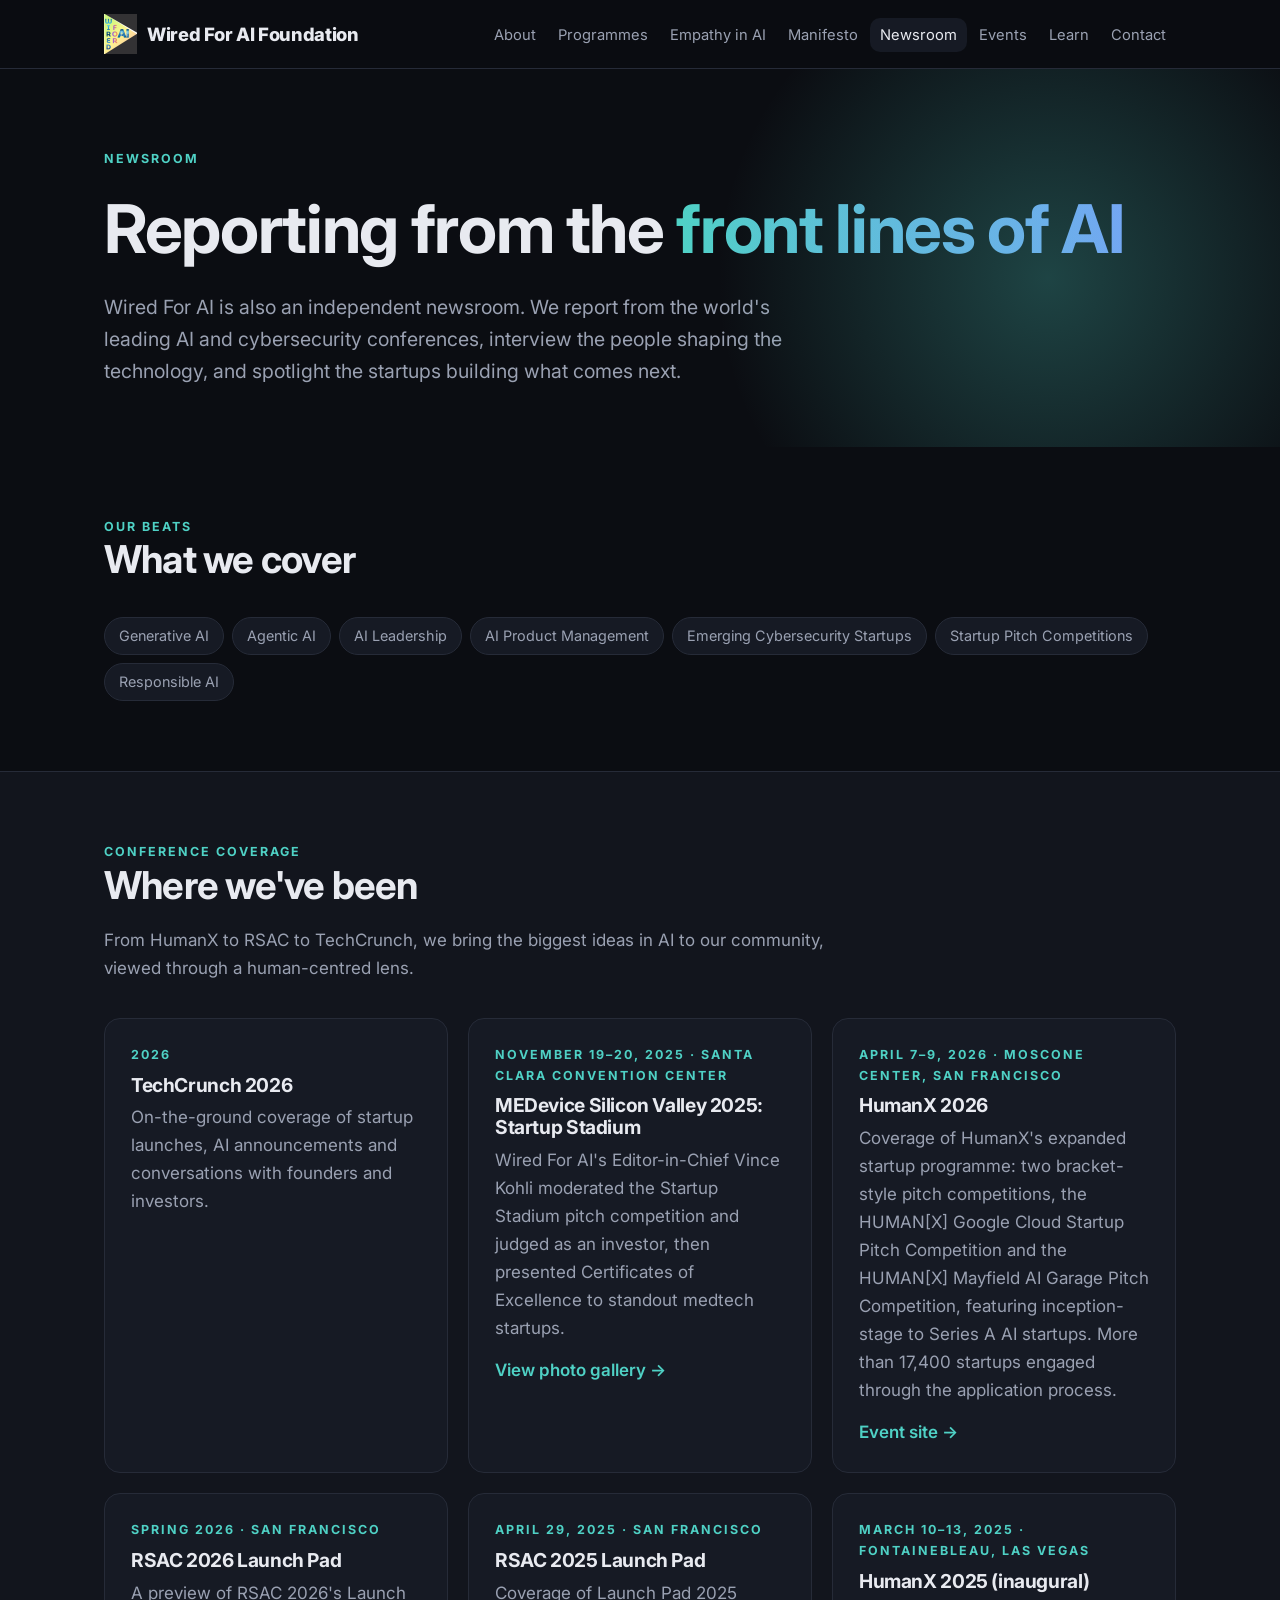
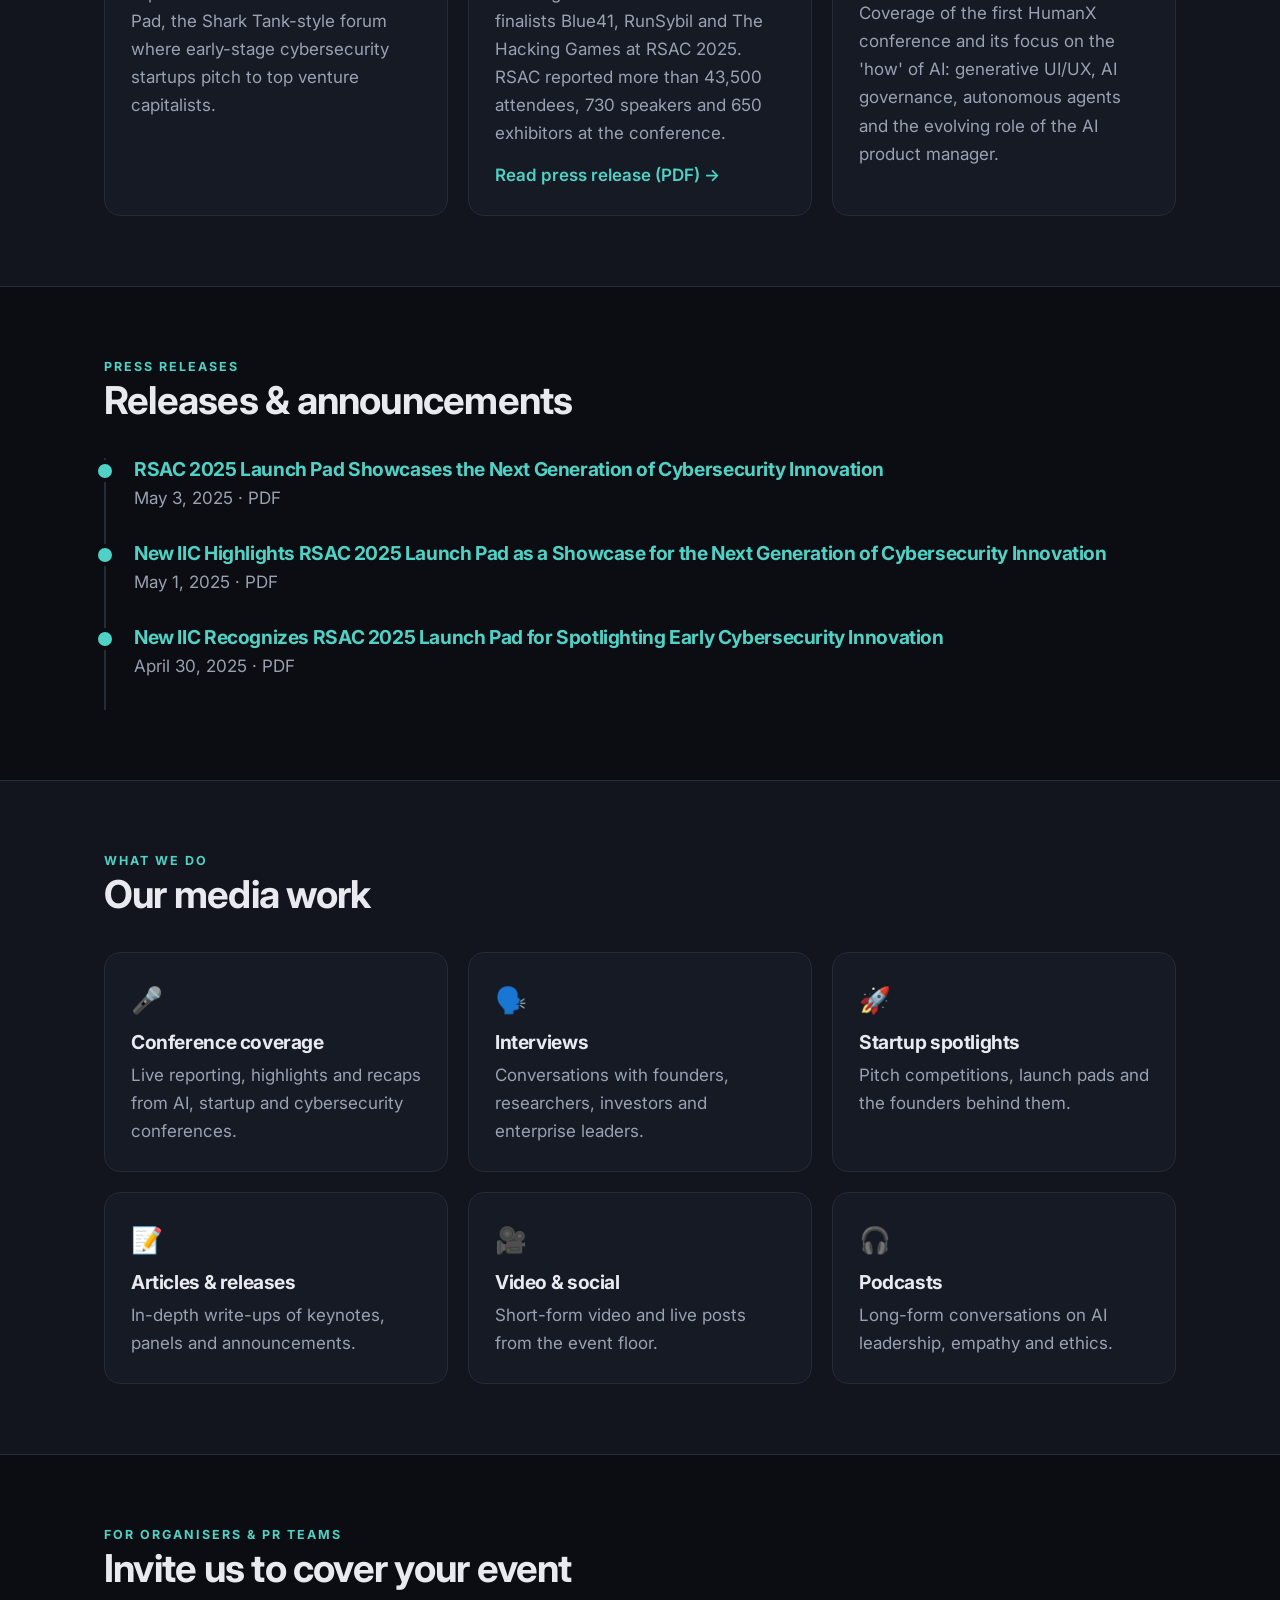
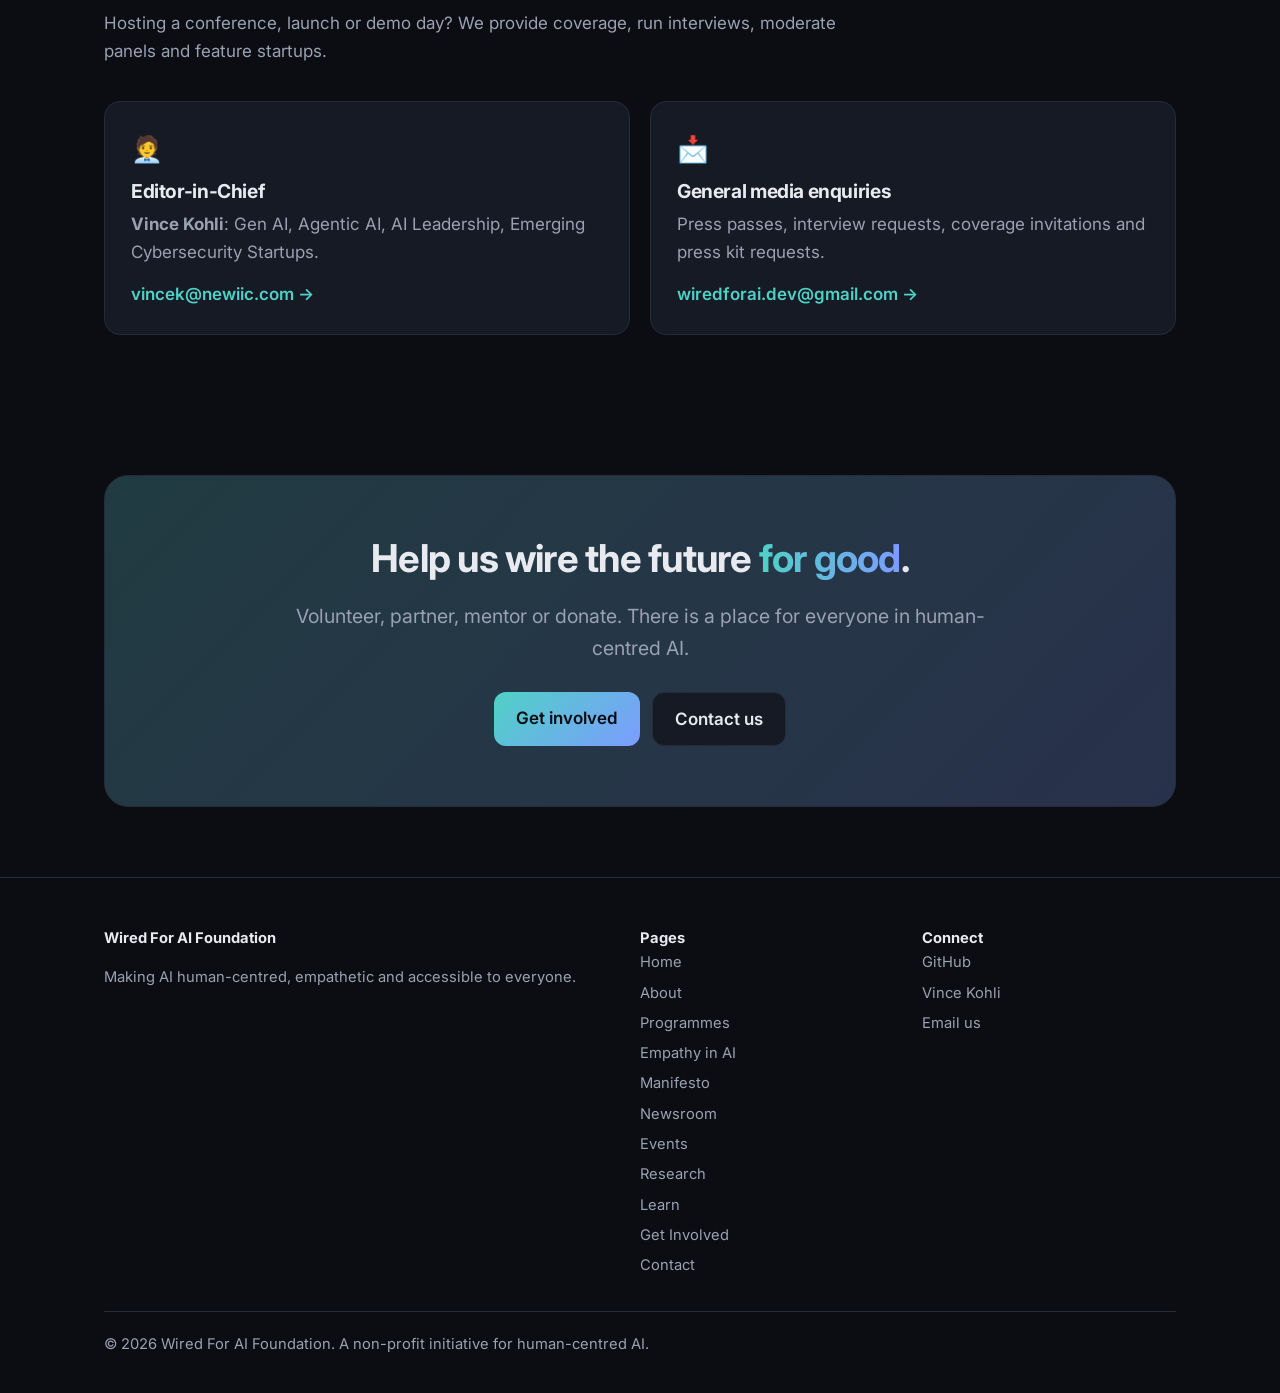
<file: newsroom.html>
<!doctype html>
<html lang="en">
<head>
<meta charset="utf-8">
<meta name="viewport" content="width=device-width, initial-scale=1">
<title>Newsroom | Wired For AI Foundation</title>
<meta name="description" content="Wired For AI Newsroom: coverage of HumanX, RSAC, TechCrunch and the AI startup ecosystem.">
<meta property="og:title" content="Newsroom | Wired For AI Foundation">
<meta property="og:description" content="Wired For AI Newsroom: coverage of HumanX, RSAC, TechCrunch and the AI startup ecosystem.">
<meta property="og:type" content="website">
<link rel="icon" type="image/png" href="assets/img/favicon.png">
<link rel="preconnect" href="https://fonts.googleapis.com">
<link rel="stylesheet" href="https://fonts.googleapis.com/css2?family=Inter:wght@400;600;700;800&display=swap">
<link rel="stylesheet" href="assets/style.css">
<style>:root { --site-accent: #4fd1c5; --site-accent-2: #7c9cff; }</style>
</head>
<body>
<header class="site-header">
  <div class="wrap">
    <a class="brand" href="index.html"><img class="logo" src="assets/img/logo.png" alt="">Wired For AI Foundation</a>
    <button class="nav-toggle" aria-label="Menu" aria-expanded="false">&#9776;</button>
    <ul class="nav"><li><a href="about.html">About</a></li><li><a href="programs.html">Programmes</a></li><li><a href="empathy-ai.html">Empathy in AI</a></li><li><a href="manifesto.html">Manifesto</a></li><li><a href="newsroom.html" class="active">Newsroom</a></li><li><a href="events.html">Events</a></li><li><a href="resources.html">Learn</a></li><li><a href="contact.html">Contact</a></li></ul>
  </div>
</header>
<main>
<section class="hero small"><div class="wrap">
<div class="eyebrow">Newsroom</div>
<h1>Reporting from the <span class="grad">front lines of AI</span></h1>
<p class="lead">Wired For AI is also an independent newsroom. We report from the world's leading AI and cybersecurity conferences, interview the people shaping the technology, and spotlight the startups building what comes next.</p>
</div></section>
<section><div class="wrap">
<div class="section-head"><div class="eyebrow">Our beats</div><h2>What we cover</h2></div>
<ul class="tags"><li>Generative AI</li><li>Agentic AI</li><li>AI Leadership</li><li>AI Product Management</li><li>Emerging Cybersecurity Startups</li><li>Startup Pitch Competitions</li><li>Responsible AI</li></ul>
</div></section>

<section class="alt"><div class="wrap">
<div class="section-head"><div class="eyebrow">Conference coverage</div><h2>Where we've been</h2>
<p>From HumanX to RSAC to TechCrunch, we bring the biggest ideas in AI to our community, viewed through a human-centred lens.</p></div>
<div class="grid c2"><div class="card reveal"><div class="eyebrow">2026</div><h3 style="margin-top:8px">TechCrunch 2026</h3><p>On-the-ground coverage of startup launches, AI announcements and conversations with founders and investors.</p></div><div class="card reveal"><div class="eyebrow">November 19–20, 2025 · Santa Clara Convention Center</div><h3 style="margin-top:8px">MEDevice Silicon Valley 2025: Startup Stadium</h3><p>Wired For AI's Editor-in-Chief Vince Kohli moderated the Startup Stadium pitch competition and judged as an investor, then presented Certificates of Excellence to standout medtech startups.</p><a class="more" href="https://wiredforaifoundation.github.io/VinceKohli/medevice-2025.html" target="_blank" rel="noopener">View photo gallery →</a> </div><div class="card reveal"><div class="eyebrow">April 7–9, 2026 · Moscone Center, San Francisco</div><h3 style="margin-top:8px">HumanX 2026</h3><p>Coverage of HumanX's expanded startup programme: two bracket-style pitch competitions, the HUMAN[X] Google Cloud Startup Pitch Competition and the HUMAN[X] Mayfield AI Garage Pitch Competition, featuring inception-stage to Series A AI startups. More than 17,400 startups engaged through the application process.</p><a class="more" href="https://www.humanx.co" target="_blank" rel="noopener">Event site →</a> </div><div class="card reveal"><div class="eyebrow">Spring 2026 · San Francisco</div><h3 style="margin-top:8px">RSAC 2026 Launch Pad</h3><p>A preview of RSAC 2026's Launch Pad, the Shark Tank-style forum where early-stage cybersecurity startups pitch to top venture capitalists.</p></div><div class="card reveal"><div class="eyebrow">April 29, 2025 · San Francisco</div><h3 style="margin-top:8px">RSAC 2025 Launch Pad</h3><p>Coverage of Launch Pad 2025 finalists Blue41, RunSybil and The Hacking Games at RSAC 2025. RSAC reported more than 43,500 attendees, 730 speakers and 650 exhibitors at the conference.</p><a class="more" href="assets/press/rsac-2025-launch-pad-showcase.pdf" target="_blank" rel="noopener">Read press release (PDF) →</a></div><div class="card reveal"><div class="eyebrow">March 10–13, 2025 · Fontainebleau, Las Vegas</div><h3 style="margin-top:8px">HumanX 2025 (inaugural)</h3><p>Coverage of the first HumanX conference and its focus on the 'how' of AI: generative UI/UX, AI governance, autonomous agents and the evolving role of the AI product manager.</p></div></div>
</div></section>

<section><div class="wrap">
<div class="section-head"><div class="eyebrow">Press releases</div><h2>Releases & announcements</h2></div>
<ul class="timeline"><li class="reveal"><h3><a href="assets/press/rsac-2025-launch-pad-showcase.pdf" target="_blank" rel="noopener">RSAC 2025 Launch Pad Showcases the Next Generation of Cybersecurity Innovation</a></h3><p>May 3, 2025 · PDF</p></li><li class="reveal"><h3><a href="assets/press/new-iic-highlights-rsac-2025-launch-pad.pdf" target="_blank" rel="noopener">New IIC Highlights RSAC 2025 Launch Pad as a Showcase for the Next Generation of Cybersecurity Innovation</a></h3><p>May 1, 2025 · PDF</p></li><li class="reveal"><h3><a href="assets/press/new-iic-recognizes-rsac-2025-launch-pad.pdf" target="_blank" rel="noopener">New IIC Recognizes RSAC 2025 Launch Pad for Spotlighting Early Cybersecurity Innovation</a></h3><p>April 30, 2025 · PDF</p></li></ul>
</div></section>

<section class="alt"><div class="wrap">
<div class="section-head"><div class="eyebrow">What we do</div><h2>Our media work</h2></div>
<div class="grid c3"><div class="card reveal"><span class="icon">🎤</span><h3>Conference coverage</h3><p>Live reporting, highlights and recaps from AI, startup and cybersecurity conferences.</p></div><div class="card reveal"><span class="icon">🗣️</span><h3>Interviews</h3><p>Conversations with founders, researchers, investors and enterprise leaders.</p></div><div class="card reveal"><span class="icon">🚀</span><h3>Startup spotlights</h3><p>Pitch competitions, launch pads and the founders behind them.</p></div><div class="card reveal"><span class="icon">📝</span><h3>Articles & releases</h3><p>In-depth write-ups of keynotes, panels and announcements.</p></div><div class="card reveal"><span class="icon">🎥</span><h3>Video & social</h3><p>Short-form video and live posts from the event floor.</p></div><div class="card reveal"><span class="icon">🎧</span><h3>Podcasts</h3><p>Long-form conversations on AI leadership, empathy and ethics.</p></div></div>
</div></section>

<section><div class="wrap">
<div class="section-head"><div class="eyebrow">For organisers & PR teams</div><h2>Invite us to cover your event</h2>
<p>Hosting a conference, launch or demo day? We provide coverage, run interviews, moderate panels and feature startups.</p></div>
<div class="grid c2">
  <div class="card reveal"><span class="icon">🧑‍💼</span><h3>Editor-in-Chief</h3><p><strong>Vince Kohli</strong>: Gen AI, Agentic AI, AI Leadership, Emerging Cybersecurity Startups.</p><a class="more" href="mailto:vincek@newiic.com?subject=Media%20enquiry">vincek@newiic.com →</a></div>
  <div class="card reveal"><span class="icon">📩</span><h3>General media enquiries</h3><p>Press passes, interview requests, coverage invitations and press kit requests.</p><a class="more" href="mailto:wiredforai.dev@gmail.com?subject=Media%20enquiry">wiredforai.dev@gmail.com →</a></div>
</div>
</div></section>
<section><div class="wrap"><div class="cta reveal">
<h2>Help us wire the future <span class="grad">for good</span>.</h2>
<p class="lead" style="margin:0 auto">Volunteer, partner, mentor or donate. There is a place for everyone in human-centred AI.</p>
<div class="btns"><a class="btn primary" href="get-involved.html">Get involved</a><a class="btn" href="contact.html">Contact us</a></div>
</div></div></section>

</main>
<footer class="site-footer">
  <div class="wrap">
    <div><strong style="color:var(--text)">Wired For AI Foundation</strong><p>Making AI human-centred, empathetic and accessible to everyone.</p></div>
    <div><strong style="color:var(--text)">Pages</strong><ul><li><a href="index.html">Home</a></li><li><a href="about.html">About</a></li><li><a href="programs.html">Programmes</a></li><li><a href="empathy-ai.html">Empathy in AI</a></li><li><a href="manifesto.html">Manifesto</a></li><li><a href="newsroom.html">Newsroom</a></li><li><a href="events.html">Events</a></li><li><a href="research.html">Research</a></li><li><a href="resources.html">Learn</a></li><li><a href="get-involved.html">Get Involved</a></li><li><a href="contact.html">Contact</a></li></ul></div>
    <div><strong style="color:var(--text)">Connect</strong><ul><li><a href="https://github.com/WiredForAIFoundation" target="_blank" rel="noopener">GitHub</a></li><li><a href="https://wiredforaifoundation.github.io/VinceKohli/" target="_blank" rel="noopener">Vince Kohli</a></li><li><a href="mailto:wiredforai.dev@gmail.com" target="_blank" rel="noopener">Email us</a></li></ul></div>
    <div class="bottom">&copy; <span id="year"></span> Wired For AI Foundation. A non-profit initiative for human-centred AI.</div>
  </div>
</footer>
<script src="assets/main.js"></script>
</body>
</html>
</file>
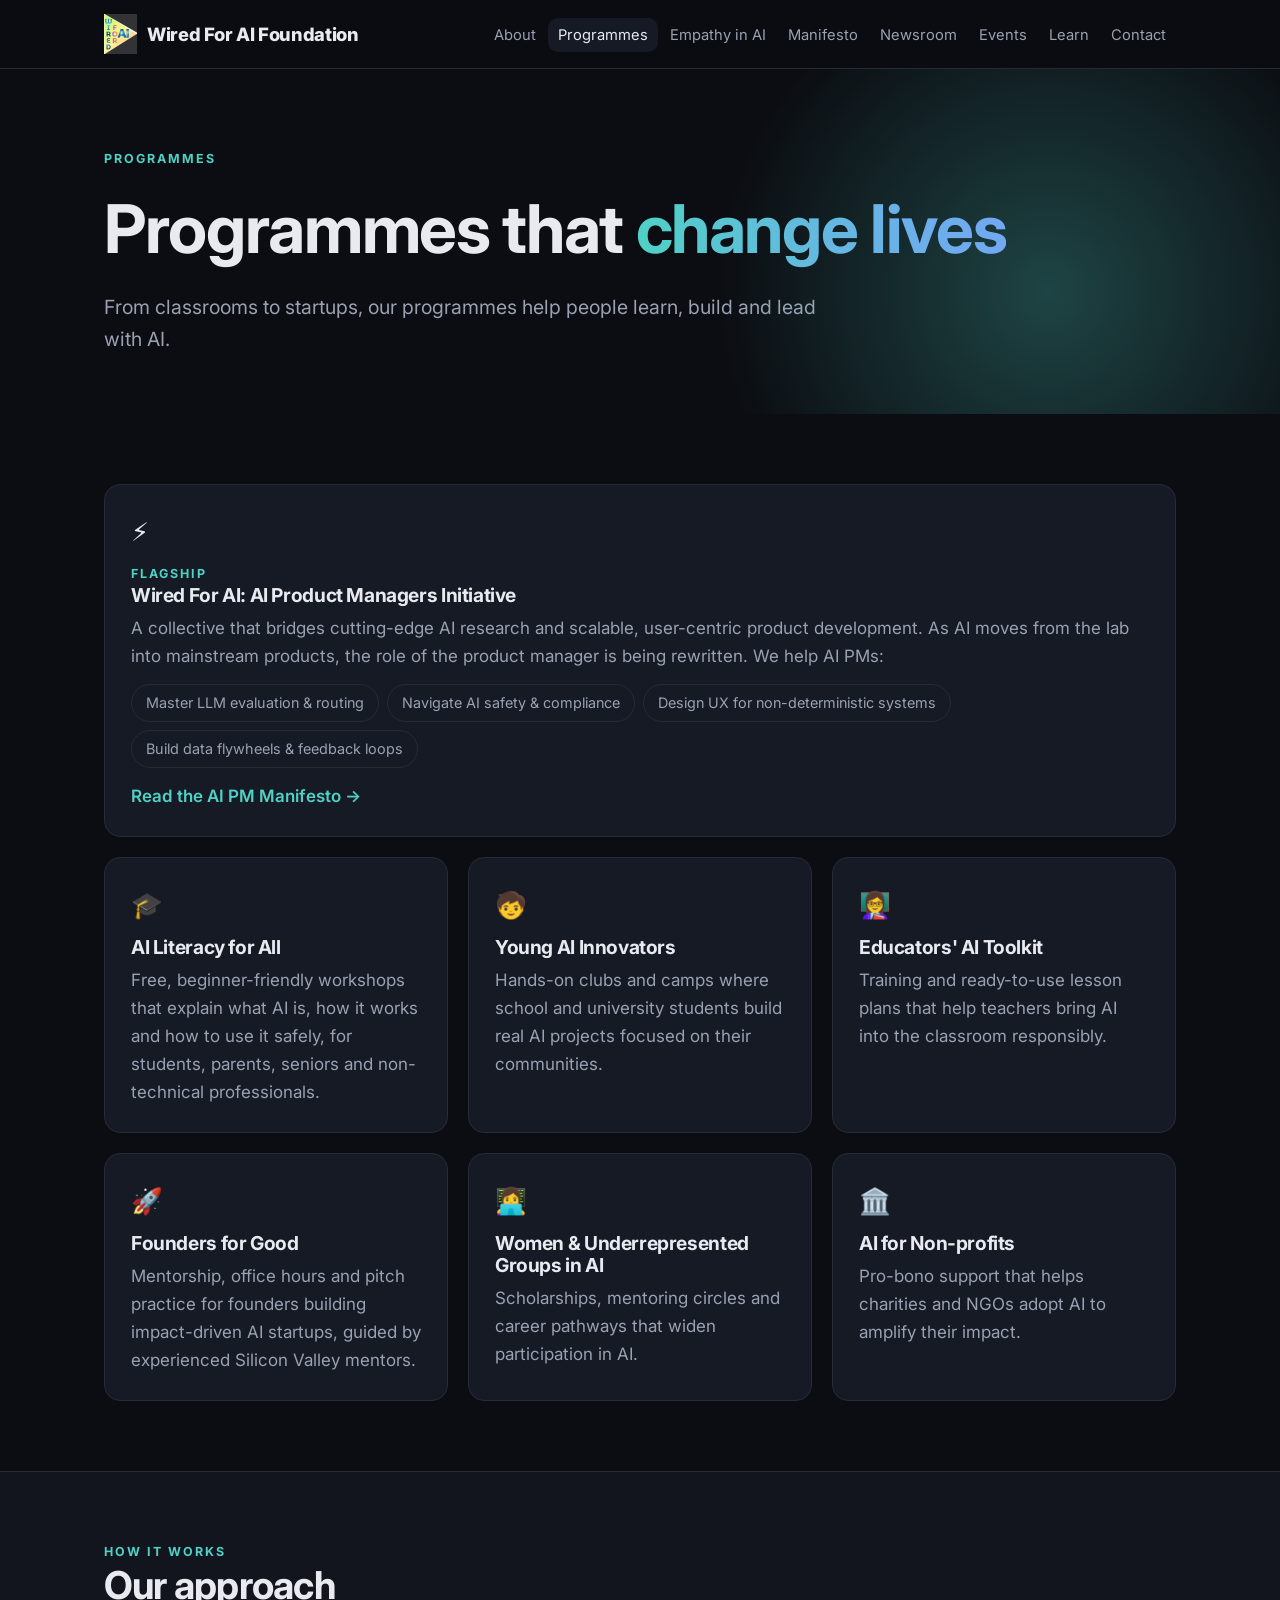
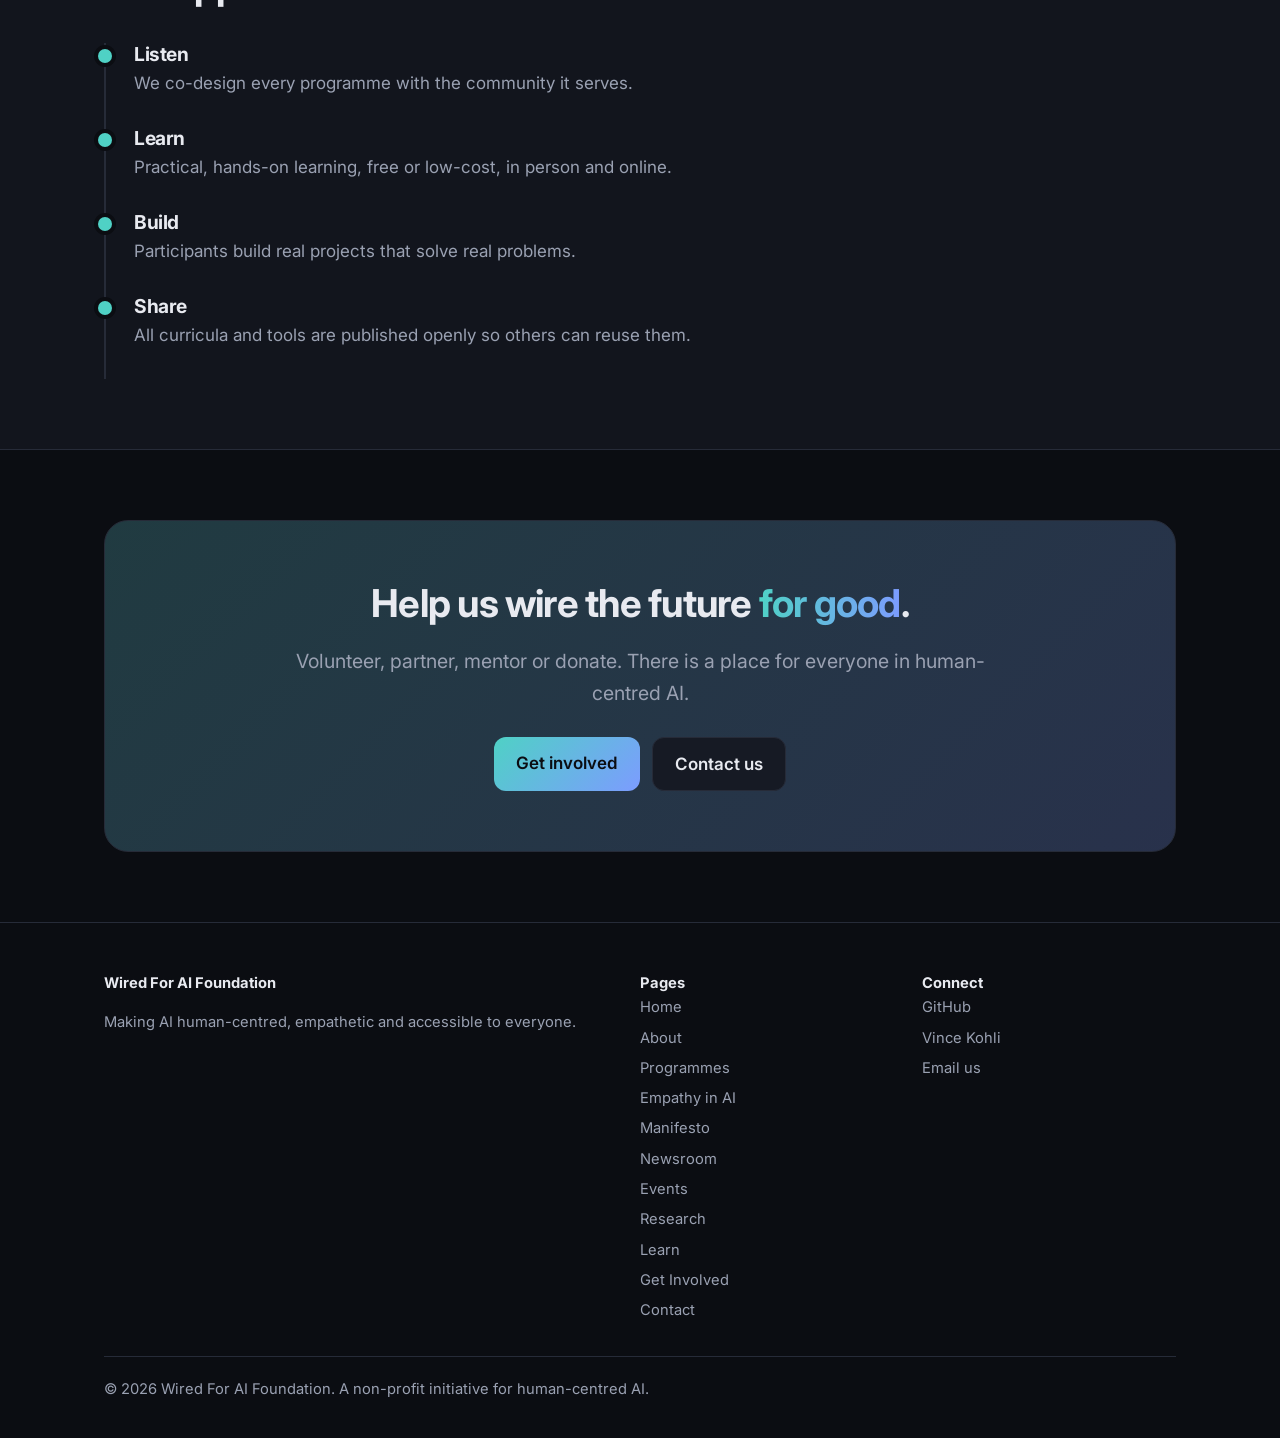
<file: programs.html>
<!doctype html>
<html lang="en">
<head>
<meta charset="utf-8">
<meta name="viewport" content="width=device-width, initial-scale=1">
<title>Programmes | Wired For AI Foundation</title>
<meta name="description" content="Making AI human-centred, empathetic and accessible to everyone.">
<meta property="og:title" content="Programmes | Wired For AI Foundation">
<meta property="og:description" content="Making AI human-centred, empathetic and accessible to everyone.">
<meta property="og:type" content="website">
<link rel="icon" type="image/png" href="assets/img/favicon.png">
<link rel="preconnect" href="https://fonts.googleapis.com">
<link rel="stylesheet" href="https://fonts.googleapis.com/css2?family=Inter:wght@400;600;700;800&display=swap">
<link rel="stylesheet" href="assets/style.css">
<style>:root { --site-accent: #4fd1c5; --site-accent-2: #7c9cff; }</style>
</head>
<body>
<header class="site-header">
  <div class="wrap">
    <a class="brand" href="index.html"><img class="logo" src="assets/img/logo.png" alt="">Wired For AI Foundation</a>
    <button class="nav-toggle" aria-label="Menu" aria-expanded="false">&#9776;</button>
    <ul class="nav"><li><a href="about.html">About</a></li><li><a href="programs.html" class="active">Programmes</a></li><li><a href="empathy-ai.html">Empathy in AI</a></li><li><a href="manifesto.html">Manifesto</a></li><li><a href="newsroom.html">Newsroom</a></li><li><a href="events.html">Events</a></li><li><a href="resources.html">Learn</a></li><li><a href="contact.html">Contact</a></li></ul>
  </div>
</header>
<main>
<section class="hero small"><div class="wrap">
<div class="eyebrow">Programmes</div>
<h1>Programmes that <span class="grad">change lives</span></h1>
<p class="lead">From classrooms to startups, our programmes help people learn, build and lead with AI.</p>
</div></section>
<section><div class="wrap">
<div class="card reveal" id="ai-pm" style="margin-bottom:20px"><span class="icon">⚡</span><div class="eyebrow">Flagship</div><h3>Wired For AI: AI Product Managers Initiative</h3><p>A collective that bridges cutting-edge AI research and scalable, user-centric product development. As AI moves from the lab into mainstream products, the role of the product manager is being rewritten. We help AI PMs:</p>
<ul class="tags" style="margin-top:14px"><li>Master LLM evaluation & routing</li><li>Navigate AI safety & compliance</li><li>Design UX for non-deterministic systems</li><li>Build data flywheels & feedback loops</li></ul>
<a class="more" href="manifesto.html">Read the AI PM Manifesto →</a></div>
<div class="grid c2">
  <div class="card reveal" id="literacy"><span class="icon">🎓</span><h3>AI Literacy for All</h3><p>Free, beginner-friendly workshops that explain what AI is, how it works and how to use it safely, for students, parents, seniors and non-technical professionals.</p></div>
  <div class="card reveal" id="youth"><span class="icon">🧒</span><h3>Young AI Innovators</h3><p>Hands-on clubs and camps where school and university students build real AI projects focused on their communities.</p></div>
  <div class="card reveal" id="teachers"><span class="icon">👩‍🏫</span><h3>Educators' AI Toolkit</h3><p>Training and ready-to-use lesson plans that help teachers bring AI into the classroom responsibly.</p></div>
  <div class="card reveal" id="founders"><span class="icon">🚀</span><h3>Founders for Good</h3><p>Mentorship, office hours and pitch practice for founders building impact-driven AI startups, guided by experienced Silicon Valley mentors.</p></div>
  <div class="card reveal" id="women"><span class="icon">👩‍💻</span><h3>Women & Underrepresented Groups in AI</h3><p>Scholarships, mentoring circles and career pathways that widen participation in AI.</p></div>
  <div class="card reveal" id="nonprofits"><span class="icon">🏛️</span><h3>AI for Non-profits</h3><p>Pro-bono support that helps charities and NGOs adopt AI to amplify their impact.</p></div>
</div>
</div></section>

<section class="alt"><div class="wrap">
<div class="section-head"><div class="eyebrow">How it works</div><h2>Our approach</h2></div>
<ul class="timeline">
  <li class="reveal"><h3>Listen</h3><p>We co-design every programme with the community it serves.</p></li>
  <li class="reveal"><h3>Learn</h3><p>Practical, hands-on learning, free or low-cost, in person and online.</p></li>
  <li class="reveal"><h3>Build</h3><p>Participants build real projects that solve real problems.</p></li>
  <li class="reveal"><h3>Share</h3><p>All curricula and tools are published openly so others can reuse them.</p></li>
</ul>
</div></section>
<section><div class="wrap"><div class="cta reveal">
<h2>Help us wire the future <span class="grad">for good</span>.</h2>
<p class="lead" style="margin:0 auto">Volunteer, partner, mentor or donate. There is a place for everyone in human-centred AI.</p>
<div class="btns"><a class="btn primary" href="get-involved.html">Get involved</a><a class="btn" href="contact.html">Contact us</a></div>
</div></div></section>

</main>
<footer class="site-footer">
  <div class="wrap">
    <div><strong style="color:var(--text)">Wired For AI Foundation</strong><p>Making AI human-centred, empathetic and accessible to everyone.</p></div>
    <div><strong style="color:var(--text)">Pages</strong><ul><li><a href="index.html">Home</a></li><li><a href="about.html">About</a></li><li><a href="programs.html">Programmes</a></li><li><a href="empathy-ai.html">Empathy in AI</a></li><li><a href="manifesto.html">Manifesto</a></li><li><a href="newsroom.html">Newsroom</a></li><li><a href="events.html">Events</a></li><li><a href="research.html">Research</a></li><li><a href="resources.html">Learn</a></li><li><a href="get-involved.html">Get Involved</a></li><li><a href="contact.html">Contact</a></li></ul></div>
    <div><strong style="color:var(--text)">Connect</strong><ul><li><a href="https://github.com/WiredForAIFoundation" target="_blank" rel="noopener">GitHub</a></li><li><a href="https://wiredforaifoundation.github.io/VinceKohli/" target="_blank" rel="noopener">Vince Kohli</a></li><li><a href="mailto:wiredforai.dev@gmail.com" target="_blank" rel="noopener">Email us</a></li></ul></div>
    <div class="bottom">&copy; <span id="year"></span> Wired For AI Foundation. A non-profit initiative for human-centred AI.</div>
  </div>
</footer>
<script src="assets/main.js"></script>
</body>
</html>
</file>
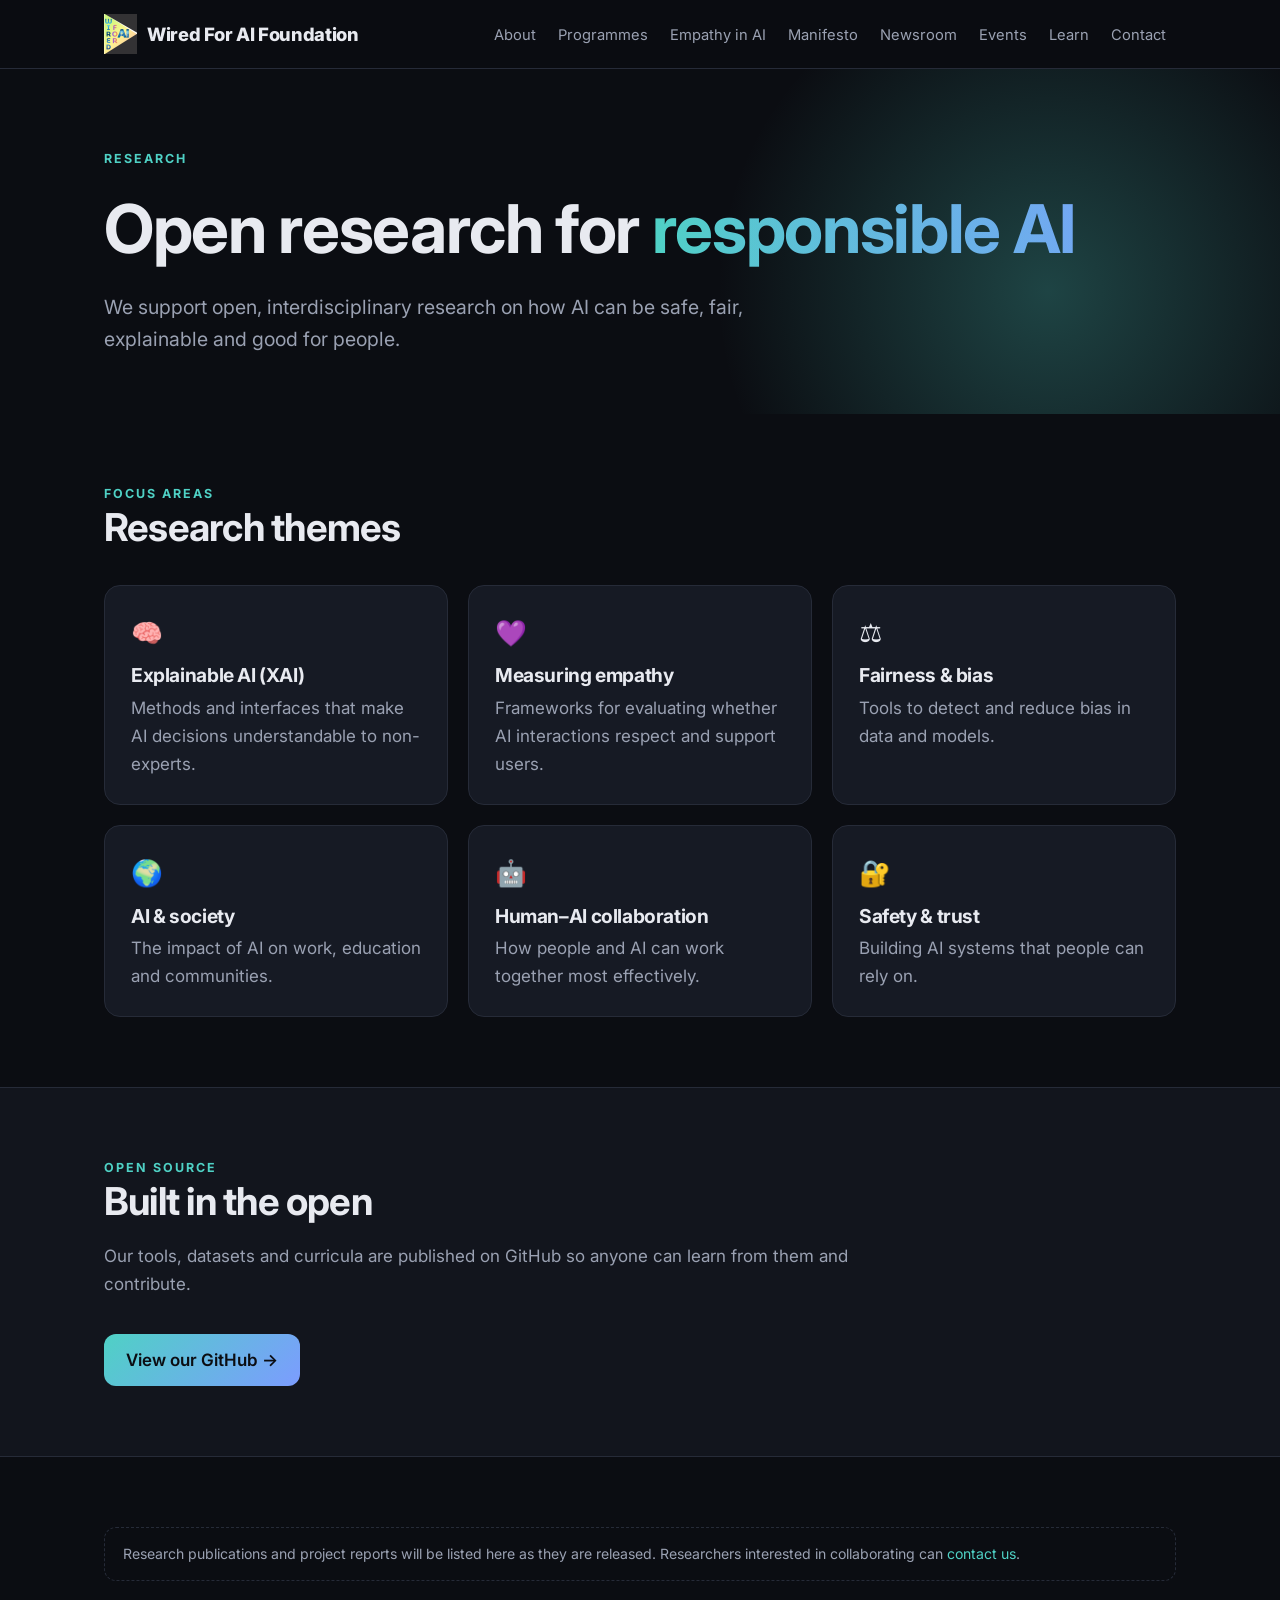
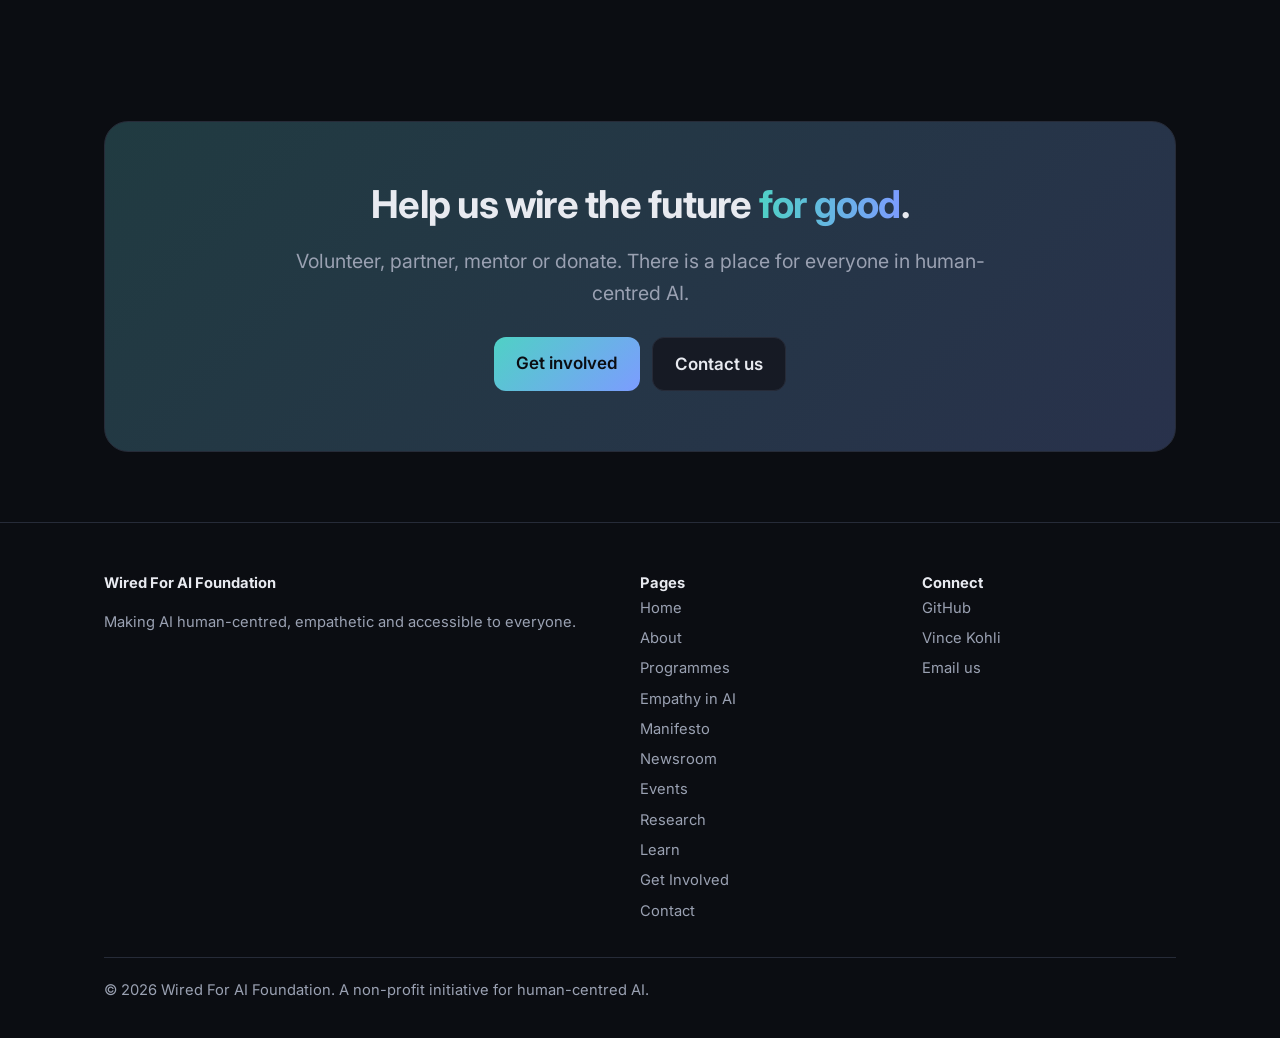
<file: research.html>
<!doctype html>
<html lang="en">
<head>
<meta charset="utf-8">
<meta name="viewport" content="width=device-width, initial-scale=1">
<title>Research | Wired For AI Foundation</title>
<meta name="description" content="Making AI human-centred, empathetic and accessible to everyone.">
<meta property="og:title" content="Research | Wired For AI Foundation">
<meta property="og:description" content="Making AI human-centred, empathetic and accessible to everyone.">
<meta property="og:type" content="website">
<link rel="icon" type="image/png" href="assets/img/favicon.png">
<link rel="preconnect" href="https://fonts.googleapis.com">
<link rel="stylesheet" href="https://fonts.googleapis.com/css2?family=Inter:wght@400;600;700;800&display=swap">
<link rel="stylesheet" href="assets/style.css">
<style>:root { --site-accent: #4fd1c5; --site-accent-2: #7c9cff; }</style>
</head>
<body>
<header class="site-header">
  <div class="wrap">
    <a class="brand" href="index.html"><img class="logo" src="assets/img/logo.png" alt="">Wired For AI Foundation</a>
    <button class="nav-toggle" aria-label="Menu" aria-expanded="false">&#9776;</button>
    <ul class="nav"><li><a href="about.html">About</a></li><li><a href="programs.html">Programmes</a></li><li><a href="empathy-ai.html">Empathy in AI</a></li><li><a href="manifesto.html">Manifesto</a></li><li><a href="newsroom.html">Newsroom</a></li><li><a href="events.html">Events</a></li><li><a href="resources.html">Learn</a></li><li><a href="contact.html">Contact</a></li></ul>
  </div>
</header>
<main>
<section class="hero small"><div class="wrap">
<div class="eyebrow">Research</div>
<h1>Open research for <span class="grad">responsible AI</span></h1>
<p class="lead">We support open, interdisciplinary research on how AI can be safe, fair, explainable and good for people.</p>
</div></section>
<section><div class="wrap">
<div class="section-head"><div class="eyebrow">Focus areas</div><h2>Research themes</h2></div>
<div class="grid c3"><div class="card reveal"><span class="icon">🧠</span><h3>Explainable AI (XAI)</h3><p>Methods and interfaces that make AI decisions understandable to non-experts.</p></div><div class="card reveal"><span class="icon">💜</span><h3>Measuring empathy</h3><p>Frameworks for evaluating whether AI interactions respect and support users.</p></div><div class="card reveal"><span class="icon">⚖️</span><h3>Fairness & bias</h3><p>Tools to detect and reduce bias in data and models.</p></div><div class="card reveal"><span class="icon">🌍</span><h3>AI & society</h3><p>The impact of AI on work, education and communities.</p></div><div class="card reveal"><span class="icon">🤖</span><h3>Human–AI collaboration</h3><p>How people and AI can work together most effectively.</p></div><div class="card reveal"><span class="icon">🔐</span><h3>Safety & trust</h3><p>Building AI systems that people can rely on.</p></div></div>
</div></section>

<section class="alt"><div class="wrap">
<div class="section-head"><div class="eyebrow">Open source</div><h2>Built in the open</h2>
<p>Our tools, datasets and curricula are published on GitHub so anyone can learn from them and contribute.</p></div>
<div class="btns"><a class="btn primary" href="https://github.com/WiredForAIFoundation" target="_blank" rel="noopener">View our GitHub →</a></div>
</div></section>

<section><div class="wrap">
<div class="note reveal">Research publications and project reports will be listed here as they are released. Researchers interested in collaborating can <a href="contact.html">contact us</a>.</div>
</div></section>
<section><div class="wrap"><div class="cta reveal">
<h2>Help us wire the future <span class="grad">for good</span>.</h2>
<p class="lead" style="margin:0 auto">Volunteer, partner, mentor or donate. There is a place for everyone in human-centred AI.</p>
<div class="btns"><a class="btn primary" href="get-involved.html">Get involved</a><a class="btn" href="contact.html">Contact us</a></div>
</div></div></section>

</main>
<footer class="site-footer">
  <div class="wrap">
    <div><strong style="color:var(--text)">Wired For AI Foundation</strong><p>Making AI human-centred, empathetic and accessible to everyone.</p></div>
    <div><strong style="color:var(--text)">Pages</strong><ul><li><a href="index.html">Home</a></li><li><a href="about.html">About</a></li><li><a href="programs.html">Programmes</a></li><li><a href="empathy-ai.html">Empathy in AI</a></li><li><a href="manifesto.html">Manifesto</a></li><li><a href="newsroom.html">Newsroom</a></li><li><a href="events.html">Events</a></li><li><a href="research.html">Research</a></li><li><a href="resources.html">Learn</a></li><li><a href="get-involved.html">Get Involved</a></li><li><a href="contact.html">Contact</a></li></ul></div>
    <div><strong style="color:var(--text)">Connect</strong><ul><li><a href="https://github.com/WiredForAIFoundation" target="_blank" rel="noopener">GitHub</a></li><li><a href="https://wiredforaifoundation.github.io/VinceKohli/" target="_blank" rel="noopener">Vince Kohli</a></li><li><a href="mailto:wiredforai.dev@gmail.com" target="_blank" rel="noopener">Email us</a></li></ul></div>
    <div class="bottom">&copy; <span id="year"></span> Wired For AI Foundation. A non-profit initiative for human-centred AI.</div>
  </div>
</footer>
<script src="assets/main.js"></script>
</body>
</html>
</file>
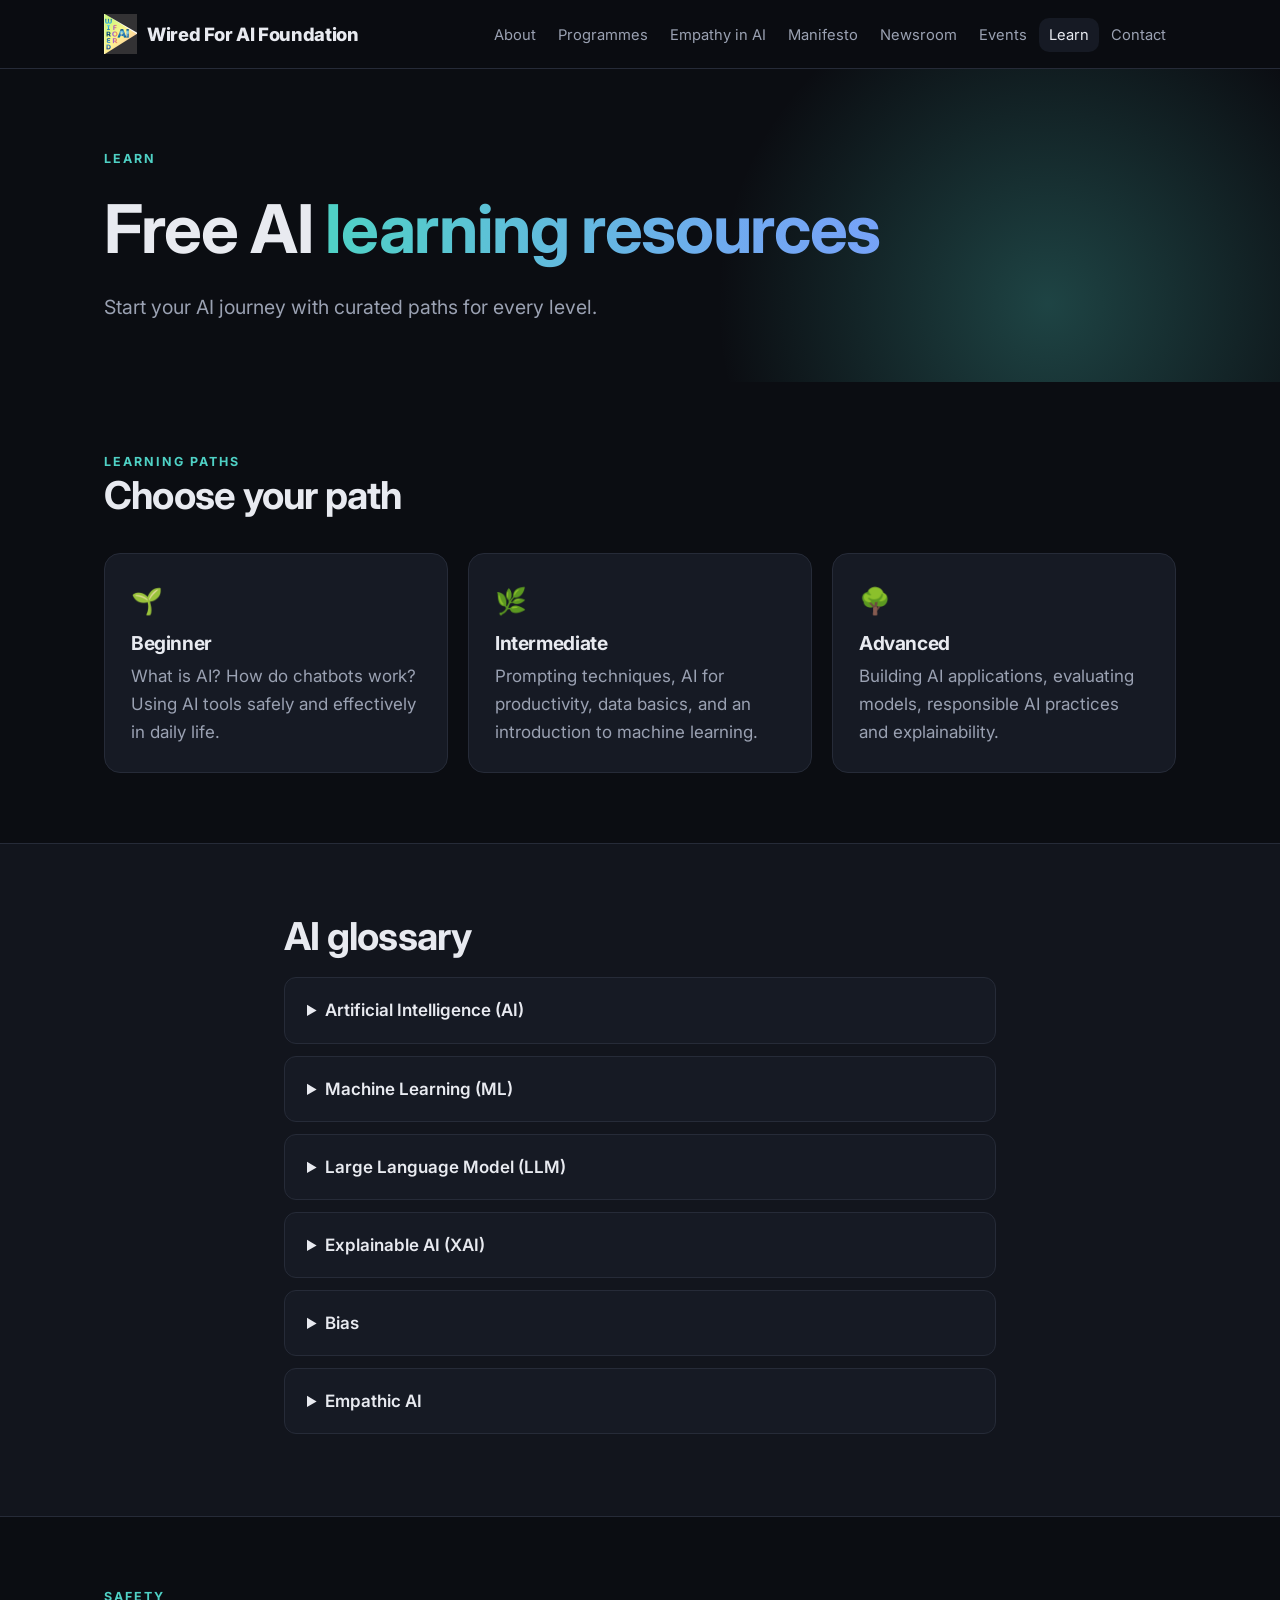
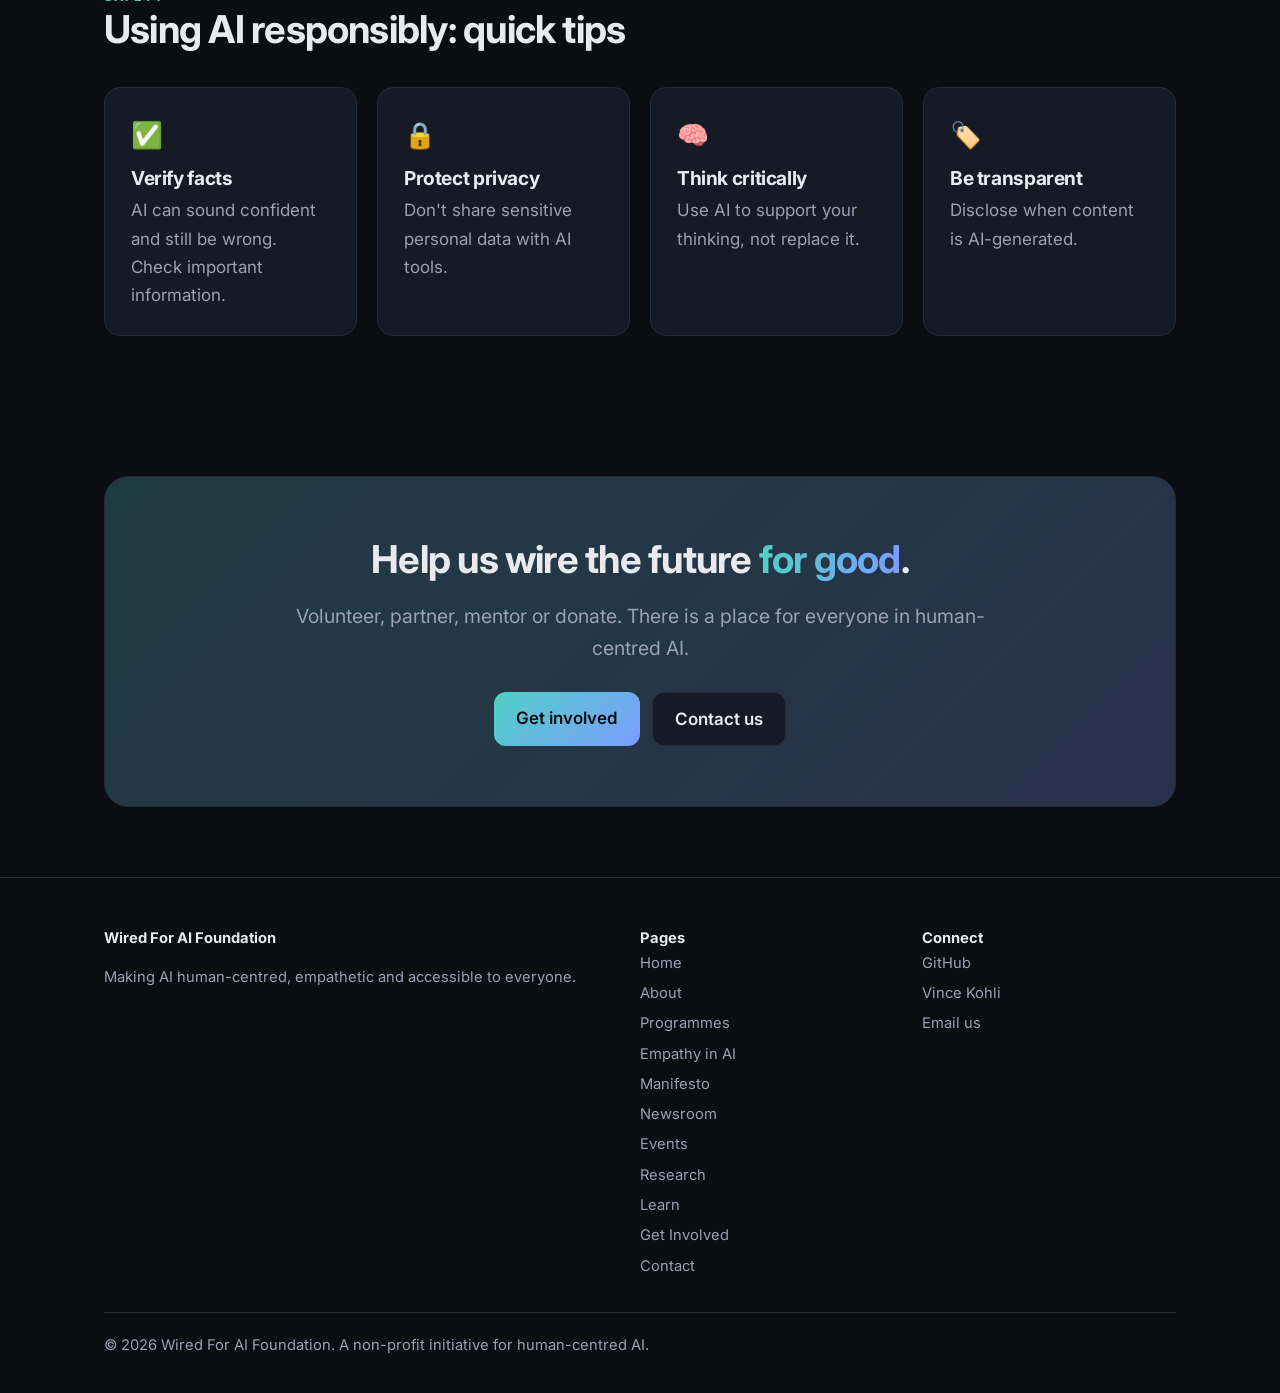
<file: resources.html>
<!doctype html>
<html lang="en">
<head>
<meta charset="utf-8">
<meta name="viewport" content="width=device-width, initial-scale=1">
<title>Learning Resources | Wired For AI Foundation</title>
<meta name="description" content="Making AI human-centred, empathetic and accessible to everyone.">
<meta property="og:title" content="Learning Resources | Wired For AI Foundation">
<meta property="og:description" content="Making AI human-centred, empathetic and accessible to everyone.">
<meta property="og:type" content="website">
<link rel="icon" type="image/png" href="assets/img/favicon.png">
<link rel="preconnect" href="https://fonts.googleapis.com">
<link rel="stylesheet" href="https://fonts.googleapis.com/css2?family=Inter:wght@400;600;700;800&display=swap">
<link rel="stylesheet" href="assets/style.css">
<style>:root { --site-accent: #4fd1c5; --site-accent-2: #7c9cff; }</style>
</head>
<body>
<header class="site-header">
  <div class="wrap">
    <a class="brand" href="index.html"><img class="logo" src="assets/img/logo.png" alt="">Wired For AI Foundation</a>
    <button class="nav-toggle" aria-label="Menu" aria-expanded="false">&#9776;</button>
    <ul class="nav"><li><a href="about.html">About</a></li><li><a href="programs.html">Programmes</a></li><li><a href="empathy-ai.html">Empathy in AI</a></li><li><a href="manifesto.html">Manifesto</a></li><li><a href="newsroom.html">Newsroom</a></li><li><a href="events.html">Events</a></li><li><a href="resources.html" class="active">Learn</a></li><li><a href="contact.html">Contact</a></li></ul>
  </div>
</header>
<main>
<section class="hero small"><div class="wrap">
<div class="eyebrow">Learn</div>
<h1>Free AI <span class="grad">learning resources</span></h1>
<p class="lead">Start your AI journey with curated paths for every level.</p>
</div></section>
<section><div class="wrap">
<div class="section-head"><div class="eyebrow">Learning paths</div><h2>Choose your path</h2></div>
<div class="grid c3">
  <div class="card reveal"><span class="icon">🌱</span><h3>Beginner</h3><p>What is AI? How do chatbots work? Using AI tools safely and effectively in daily life.</p></div>
  <div class="card reveal"><span class="icon">🌿</span><h3>Intermediate</h3><p>Prompting techniques, AI for productivity, data basics, and an introduction to machine learning.</p></div>
  <div class="card reveal"><span class="icon">🌳</span><h3>Advanced</h3><p>Building AI applications, evaluating models, responsible AI practices and explainability.</p></div>
</div>
</div></section>

<section class="alt"><div class="wrap prose">
<h2>AI glossary</h2>
<details><summary>Artificial Intelligence (AI)</summary><p>Computer systems that perform tasks that normally require human intelligence, such as understanding language, recognising images or making decisions.</p></details>
<details><summary>Machine Learning (ML)</summary><p>A branch of AI in which systems learn patterns from data instead of being explicitly programmed.</p></details>
<details><summary>Large Language Model (LLM)</summary><p>An AI model trained on large amounts of text that can understand and generate human language.</p></details>
<details><summary>Explainable AI (XAI)</summary><p>Techniques that make AI decisions understandable to humans.</p></details>
<details><summary>Bias</summary><p>Systematic errors in AI outputs that unfairly favour or disadvantage certain groups, often inherited from training data.</p></details>
<details><summary>Empathic AI</summary><p>AI designed to recognise and respond appropriately to human needs, emotions and context, while being honest that it is AI.</p></details>
</div></section>

<section><div class="wrap">
<div class="section-head"><div class="eyebrow">Safety</div><h2>Using AI responsibly: quick tips</h2></div>
<div class="grid c4"><div class="card reveal"><span class="icon">✅</span><h3>Verify facts</h3><p>AI can sound confident and still be wrong. Check important information.</p></div><div class="card reveal"><span class="icon">🔒</span><h3>Protect privacy</h3><p>Don't share sensitive personal data with AI tools.</p></div><div class="card reveal"><span class="icon">🧠</span><h3>Think critically</h3><p>Use AI to support your thinking, not replace it.</p></div><div class="card reveal"><span class="icon">🏷️</span><h3>Be transparent</h3><p>Disclose when content is AI-generated.</p></div></div>
</div></section>
<section><div class="wrap"><div class="cta reveal">
<h2>Help us wire the future <span class="grad">for good</span>.</h2>
<p class="lead" style="margin:0 auto">Volunteer, partner, mentor or donate. There is a place for everyone in human-centred AI.</p>
<div class="btns"><a class="btn primary" href="get-involved.html">Get involved</a><a class="btn" href="contact.html">Contact us</a></div>
</div></div></section>

</main>
<footer class="site-footer">
  <div class="wrap">
    <div><strong style="color:var(--text)">Wired For AI Foundation</strong><p>Making AI human-centred, empathetic and accessible to everyone.</p></div>
    <div><strong style="color:var(--text)">Pages</strong><ul><li><a href="index.html">Home</a></li><li><a href="about.html">About</a></li><li><a href="programs.html">Programmes</a></li><li><a href="empathy-ai.html">Empathy in AI</a></li><li><a href="manifesto.html">Manifesto</a></li><li><a href="newsroom.html">Newsroom</a></li><li><a href="events.html">Events</a></li><li><a href="research.html">Research</a></li><li><a href="resources.html">Learn</a></li><li><a href="get-involved.html">Get Involved</a></li><li><a href="contact.html">Contact</a></li></ul></div>
    <div><strong style="color:var(--text)">Connect</strong><ul><li><a href="https://github.com/WiredForAIFoundation" target="_blank" rel="noopener">GitHub</a></li><li><a href="https://wiredforaifoundation.github.io/VinceKohli/" target="_blank" rel="noopener">Vince Kohli</a></li><li><a href="mailto:wiredforai.dev@gmail.com" target="_blank" rel="noopener">Email us</a></li></ul></div>
    <div class="bottom">&copy; <span id="year"></span> Wired For AI Foundation. A non-profit initiative for human-centred AI.</div>
  </div>
</footer>
<script src="assets/main.js"></script>
</body>
</html>
</file>
<file: assets/style.css>
:root {
  --bg: #0b0d12;
  --bg-2: #12151d;
  --card: #161a24;
  --line: #262b38;
  --text: #e8eaf0;
  --muted: #9aa1b2;
  --accent: var(--site-accent, #7c9cff);
  --accent-2: var(--site-accent-2, #c08cff);
  --radius: 16px;
  --max: 1120px;
  font-family: "Inter", system-ui, -apple-system, "Segoe UI", Roboto, sans-serif;
}

* { box-sizing: border-box; }
html { scroll-behavior: smooth; }
body { margin: 0; background: var(--bg); color: var(--text); line-height: 1.65; font-size: 17px; }
a { color: var(--accent); text-decoration: none; }
a:hover { text-decoration: underline; }
img { max-width: 100%; }
.wrap { max-width: var(--max); margin: 0 auto; padding: 0 24px; }

/* Header */
.site-header { position: sticky; top: 0; z-index: 50; background: rgba(11, 13, 18, .85); backdrop-filter: blur(12px); border-bottom: 1px solid var(--line); }
.site-header .wrap { display: flex; align-items: center; justify-content: space-between; height: 68px; }
.brand { font-weight: 800; letter-spacing: -.02em; color: var(--text); font-size: 1.15rem; display: flex; align-items: center; gap: 10px; }
.brand:hover { text-decoration: none; }
.brand .mark { width: 34px; height: 34px; border-radius: 10px; display: grid; place-items: center; background: linear-gradient(135deg, var(--accent), var(--accent-2)); color: #0b0d12; font-size: .9rem; }
.brand .logo { height: 40px; width: auto; }
.photo { width: 260px; height: 260px; border-radius: 32px; object-fit: cover; border: 1px solid var(--line); }
.nav { display: flex; gap: 2px; list-style: none; margin: 0; padding: 0; }
.nav a { color: var(--muted); padding: 8px 10px; border-radius: 10px; font-size: .92rem; white-space: nowrap; }
.nav a:hover, .nav a.active { color: var(--text); background: var(--card); text-decoration: none; }
.nav-toggle { display: none; background: none; border: 1px solid var(--line); color: var(--text); border-radius: 10px; padding: 8px 12px; font-size: 1rem; cursor: pointer; }

@media (max-width: 1100px) {
  .nav-toggle { display: block; }
  .nav { display: none; position: absolute; top: 68px; left: 0; right: 0; flex-direction: column; background: var(--bg-2); border-bottom: 1px solid var(--line); padding: 12px 24px; }
  .nav.open { display: flex; }
}

/* Hero */
.hero { padding: 110px 0 90px; position: relative; overflow: hidden; }
.hero::before { content: ""; position: absolute; inset: -40% -10% auto auto; width: 720px; height: 720px; background: radial-gradient(circle, color-mix(in srgb, var(--accent) 28%, transparent), transparent 65%); pointer-events: none; }
.hero.small { padding: 80px 0 40px; }
.eyebrow { text-transform: uppercase; letter-spacing: .16em; font-size: .78rem; color: var(--accent); font-weight: 700; }
h1, h2, h3 { line-height: 1.15; letter-spacing: -.02em; }
h1 { font-size: clamp(2.4rem, 5.5vw, 4.2rem); margin: .3em 0 .35em; }
h2 { font-size: clamp(1.7rem, 3vw, 2.4rem); margin: 0 0 .5em; }
h3 { font-size: 1.2rem; margin: 0 0 .4em; }
.lead { font-size: 1.22rem; color: var(--muted); max-width: 720px; }
.grad { background: linear-gradient(90deg, var(--accent), var(--accent-2)); -webkit-background-clip: text; background-clip: text; color: transparent; }

.btns { display: flex; gap: 12px; flex-wrap: wrap; margin-top: 28px; }
.btn { display: inline-block; padding: 12px 22px; border-radius: 12px; font-weight: 600; border: 1px solid var(--line); color: var(--text); background: var(--card); }
.btn:hover { text-decoration: none; border-color: var(--accent); }
.btn.primary { background: linear-gradient(135deg, var(--accent), var(--accent-2)); color: #0b0d12; border: none; }

/* Sections */
section { padding: 70px 0; }
section.alt { background: var(--bg-2); border-top: 1px solid var(--line); border-bottom: 1px solid var(--line); }
.section-head { max-width: 760px; margin-bottom: 36px; }
.section-head p { color: var(--muted); }

.grid { display: grid; gap: 20px; }
.grid.c2 { grid-template-columns: repeat(auto-fit, minmax(320px, 1fr)); }
.grid.c3 { grid-template-columns: repeat(auto-fit, minmax(260px, 1fr)); }
.grid.c4 { grid-template-columns: repeat(auto-fit, minmax(200px, 1fr)); }

.card { background: var(--card); border: 1px solid var(--line); border-radius: var(--radius); padding: 26px; transition: transform .2s, border-color .2s; }
.card:hover { transform: translateY(-3px); border-color: color-mix(in srgb, var(--accent) 55%, var(--line)); }
.card p { color: var(--muted); margin: 0; }
.card .icon { font-size: 1.6rem; margin-bottom: 10px; display: block; }
.card a.more { display: inline-block; margin-top: 14px; font-weight: 600; }

.stat { text-align: center; padding: 28px 16px; }
.stat b { display: block; font-size: 2.4rem; letter-spacing: -.03em; }
.stat span { color: var(--muted); font-size: .92rem; }

.tags { display: flex; flex-wrap: wrap; gap: 8px; list-style: none; padding: 0; margin: 0; }
.tags li { border: 1px solid var(--line); background: var(--card); padding: 6px 14px; border-radius: 999px; font-size: .9rem; color: var(--muted); }

.timeline { list-style: none; padding: 0; margin: 0; border-left: 2px solid var(--line); }
.timeline li { position: relative; padding: 0 0 30px 28px; }
.timeline li::before { content: ""; position: absolute; left: -8px; top: 6px; width: 14px; height: 14px; border-radius: 50%; background: var(--accent); box-shadow: 0 0 0 4px var(--bg); }
.timeline h3 { margin-bottom: 4px; }
.timeline p { color: var(--muted); margin: 0; }

blockquote { margin: 0; padding: 28px 32px; border-left: 4px solid var(--accent); background: var(--card); border-radius: 0 var(--radius) var(--radius) 0; font-size: 1.25rem; }
blockquote cite { display: block; margin-top: 10px; font-size: .95rem; color: var(--muted); font-style: normal; }

.prose { max-width: 760px; }
.prose p, .prose li { color: #cfd3dd; }

.monogram { width: 220px; height: 220px; border-radius: 32px; display: grid; place-items: center; font-size: 4.5rem; font-weight: 800; background: linear-gradient(135deg, var(--accent), var(--accent-2)); color: #0b0d12; }
.split { display: grid; grid-template-columns: auto 1fr; gap: 48px; align-items: center; }
.split.rev { grid-template-columns: 1fr auto; }
@media (max-width: 760px) { .split, .split.rev { grid-template-columns: 1fr; } }

.video { position: relative; display: block; aspect-ratio: 16 / 9; border-radius: 12px; overflow: hidden; background: #000; }
.video img { width: 100%; height: 100%; object-fit: cover; opacity: .85; transition: opacity .2s; }
.video:hover img { opacity: 1; }
.video .play { position: absolute; inset: 0; margin: auto; width: 68px; height: 68px; border-radius: 50%; display: grid; place-items: center; font-size: 1.6rem; color: #fff; background: rgba(0, 0, 0, .6); border: 2px solid #fff; }
.video iframe { position: absolute; inset: 0; width: 100%; height: 100%; border: 0; }

.cta { text-align: center; padding: 60px 30px; border-radius: 24px; background: linear-gradient(135deg, color-mix(in srgb, var(--accent) 18%, var(--card)), color-mix(in srgb, var(--accent-2) 18%, var(--card))); border: 1px solid var(--line); }
.cta .btns { justify-content: center; }

.note { font-size: .88rem; color: var(--muted); border: 1px dashed var(--line); padding: 14px 18px; border-radius: 12px; }

form .row { display: grid; gap: 16px; grid-template-columns: 1fr 1fr; }
@media (max-width: 640px) { form .row { grid-template-columns: 1fr; } }
label { display: block; font-size: .9rem; color: var(--muted); margin-bottom: 6px; }
input, textarea, select { width: 100%; padding: 12px 14px; border-radius: 12px; border: 1px solid var(--line); background: var(--bg-2); color: var(--text); font: inherit; margin-bottom: 16px; }
input:focus, textarea:focus, select:focus { outline: 2px solid var(--accent); border-color: transparent; }

details { background: var(--card); border: 1px solid var(--line); border-radius: 12px; padding: 18px 22px; margin-bottom: 12px; }
details summary { cursor: pointer; font-weight: 600; }
details p { color: var(--muted); margin-bottom: 0; }

/* Footer */
.site-footer { border-top: 1px solid var(--line); padding: 48px 0 36px; color: var(--muted); font-size: .92rem; }
.site-footer .wrap { display: grid; gap: 28px; grid-template-columns: 2fr 1fr 1fr; }
.site-footer ul { list-style: none; padding: 0; margin: 0; }
.site-footer li { margin-bottom: 6px; }
.site-footer a { color: var(--muted); }
.site-footer .bottom { grid-column: 1 / -1; border-top: 1px solid var(--line); padding-top: 20px; }
@media (max-width: 760px) { .site-footer .wrap { grid-template-columns: 1fr; } }

.reveal { opacity: 0; transform: translateY(16px); transition: opacity .6s, transform .6s; }
.reveal.in { opacity: 1; transform: none; }
@media (prefers-reduced-motion: reduce) { .reveal { opacity: 1; transform: none; } .card { transition: none; } }

/* Photo gallery + lightbox */
.gallery { columns: 3 280px; column-gap: 16px; }
.gallery-item { display: block; margin-bottom: 16px; break-inside: avoid; border-radius: 14px; overflow: hidden; border: 1px solid var(--line); }
.gallery-item img { display: block; width: 100%; height: auto; transition: transform .3s; }
.gallery-item:hover img { transform: scale(1.03); }
.lightbox { position: fixed; inset: 0; z-index: 100; background: rgba(0, 0, 0, .92); display: grid; place-items: center; padding: 24px; cursor: zoom-out; }
.lightbox img { max-width: 100%; max-height: 90vh; border-radius: 12px; }
.lightbox button { position: absolute; top: 50%; transform: translateY(-50%); background: rgba(255, 255, 255, .12); color: #fff; border: 0; font-size: 2rem; width: 52px; height: 52px; border-radius: 50%; cursor: pointer; }
.lightbox .prev { left: 16px; } .lightbox .next { right: 16px; }
.feature-img { width: 100%; border-radius: var(--radius); border: 1px solid var(--line); display: block; }
</file>
